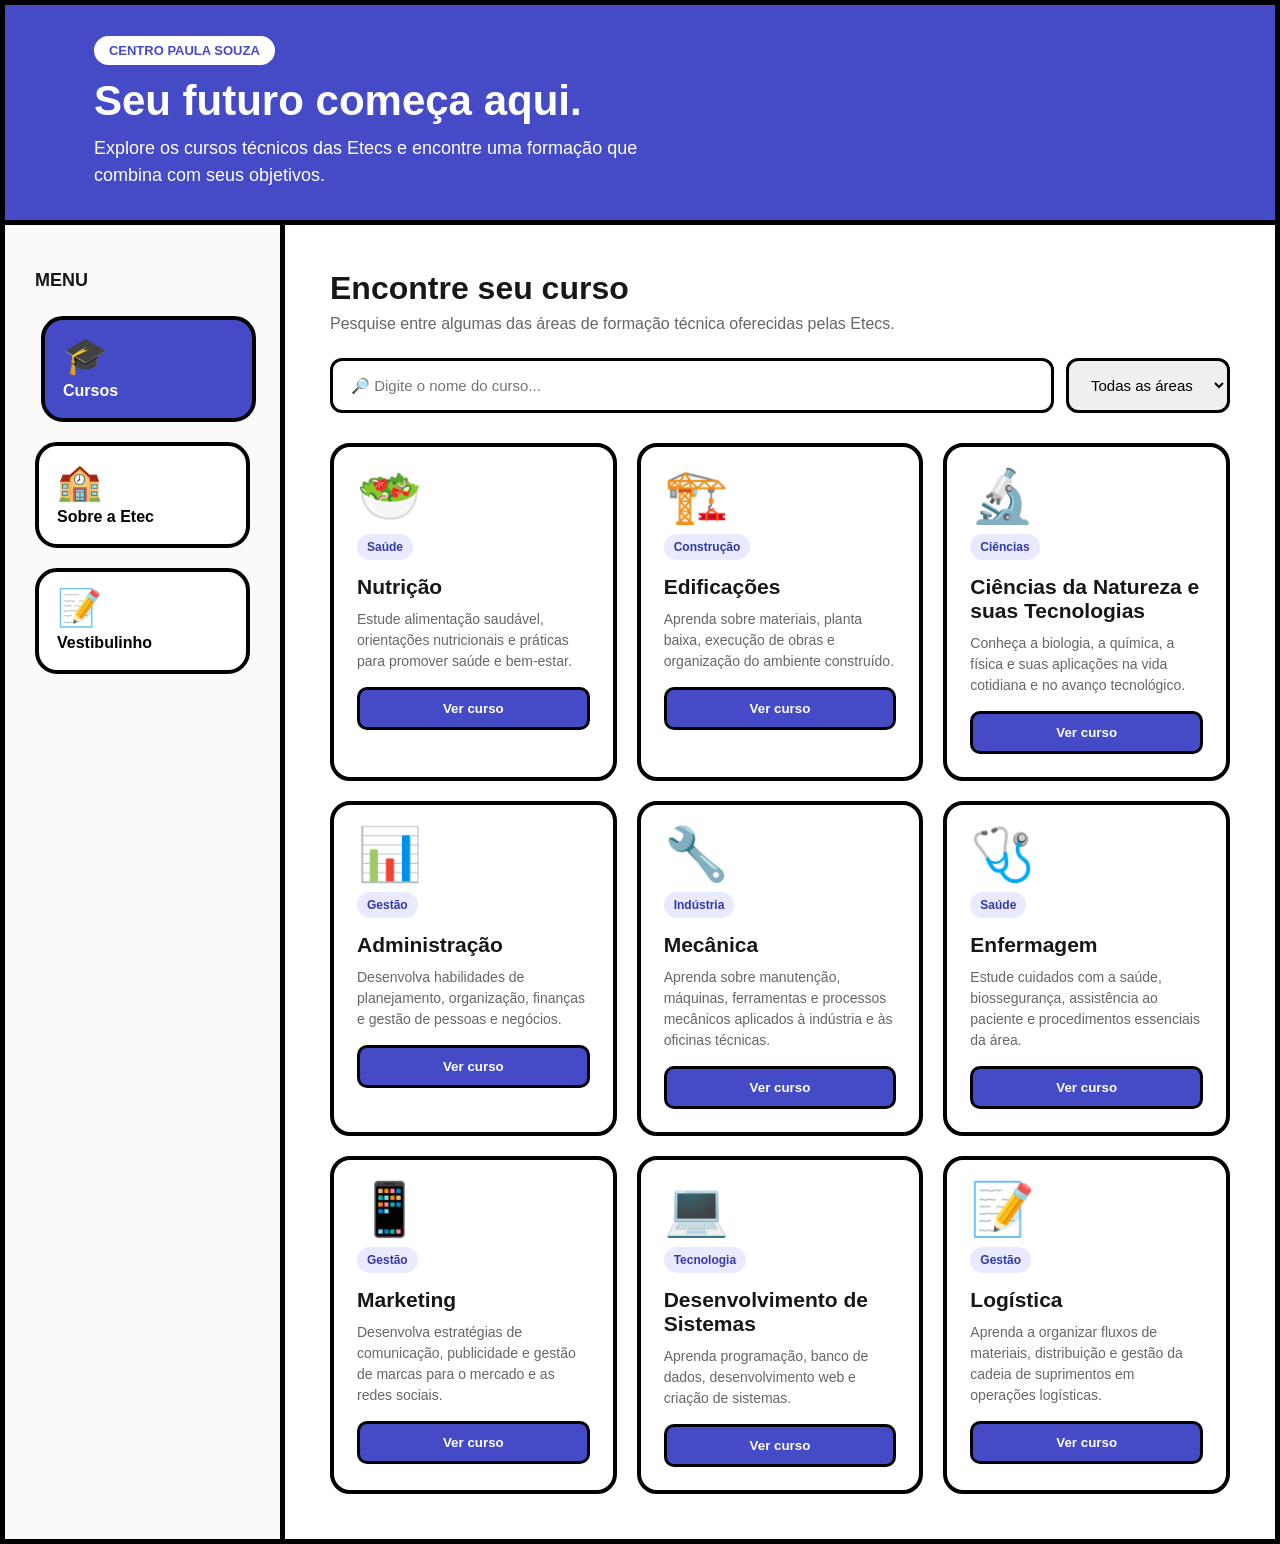
<file: index.html>
<!DOCTYPE html>
<html lang="pt-BR">
<head>
  <meta charset="UTF-8">
  <meta name="viewport" content="width=device-width, initial-scale=1.0">

  <title>ETEC • Cursos Técnicos</title>

  <style>
    * {
      margin: 0;
      padding: 0;
      box-sizing: border-box;
    }

    html {
      scroll-behavior: smooth;
    }

    body {
      font-family: Arial, Helvetica, sans-serif;
      background: #f4f5fb;
      color: #171717;
    }

    /* =========================
       CONTAINER PRINCIPAL
    ========================= */

    .site {
      width: 100%;
      min-height: 100vh;
      border: 5px solid #000;
      background: white;
      overflow: hidden;
    }

    /* =========================
       CABEÇALHO
    ========================= */

    header {
      height: 220px;
      background: #454bc7;
      
      position: relative;
      display: flex;
      align-items: center;
      padding: 30px 7%;
      color: white;
    }

   
    .linha {
      position: absolute;
      top: 115px;
      left: 7%;
      width: 130px;
      height: 5px;
      background: yellow;
      border-radius: 5px;
    }

    .header-content {
      max-width: 700px;
      z-index: 2;
    }

    .tag {
      display: inline-block;
      background: #fff;
      color: #454bc7;
      padding: 7px 15px;
      border-radius: 20px;
      font-size: 13px;
      font-weight: bold;
      margin-bottom: 12px;
    }

    header h1 {
      font-size: 42px;
      margin-bottom: 10px;
    }

    header p {
      font-size: 18px;
      line-height: 1.5;
      max-width: 600px;
    }

    /* =========================
       MENU
    ========================= */

    .layout {
      display: flex;
      min-height: calc(100vh - 225px);
    }

    .menu {
      width: 280px;
      padding: 45px 30px;
      border-right: 5px solid #000;
      background: #fafafa;
    }

    .menu h2 {
      font-size: 18px;
      margin-bottom: 25px;
    }

    .menu-btn {
      width: 100%;
      min-height: 85px;
      margin-bottom: 20px;
      border: 4px solid #000;
      border-radius: 22px;
      background: white;
      cursor: pointer;
      transition: 0.25s;
      font-size: 16px;
      font-weight: bold;
      text-align: left;
      padding: 18px;
    }

    .menu-btn:hover,
    .menu-btn.active {
      background: #454bc7;
      color: white;
      transform: translateX(6px);
    }

    .menu-icon {
      font-size: 36px;
      line-height: 1;
      display: block;
      margin-bottom: 8px;
    }

    /* =========================
       CONTEÚDO
    ========================= */

    main {
      flex: 1;
      padding: 45px;
      background: #fff;
    }

    .section {
      display: none;
      animation: aparecer 0.4s ease;
    }

    .section.active {
      display: block;
    }

    @keyframes aparecer {
      from {
        opacity: 0;
        transform: translateY(10px);
      }

      to {
        opacity: 1;
        transform: translateY(0);
      }
    }

    .section-title {
      margin-bottom: 25px;
    }

    .section-title h2 {
      font-size: 32px;
      margin-bottom: 8px;
    }

    .section-title p {
      color: #666;
    }

    /* =========================
       PESQUISA
    ========================= */

    .search-area {
      display: flex;
      gap: 12px;
      margin-bottom: 30px;
      flex-wrap: wrap;
    }

    .search-area input,
    .search-area select {
      padding: 15px 18px;
      border: 3px solid #000;
      border-radius: 12px;
      font-size: 15px;
      outline: none;
    }

    .search-area input {
      flex: 1;
      min-width: 220px;
    }

    .search-area input:focus,
    .search-area select:focus {
      border-color: #454bc7;
    }

    /* =========================
       CARDS
    ========================= */

    .courses {
      display: grid;
      grid-template-columns: repeat(3, 1fr);
      gap: 20px;
    }

    .course-card {
      border: 4px solid #000;
      border-radius: 20px;
      padding: 23px;
      background: white;
      transition: 0.25s;
      position: relative;
    }

    .course-card:hover {
      transform: translateY(-6px);
      box-shadow: 7px 7px 0 #454bc7;
    }

    .course-card .emoji {
      font-size: 52px;
      line-height: 1;
      margin-bottom: 12px;
      display: block;
    }

    .course-card h3 {
      font-size: 21px;
      margin-bottom: 10px;
    }

    .course-card p {
      color: #666;
      line-height: 1.5;
      font-size: 14px;
      margin-bottom: 15px;
    }

    .area {
      display: inline-block;
      background: #e9eaff;
      color: #3439a6;
      padding: 6px 10px;
      border-radius: 20px;
      font-size: 12px;
      font-weight: bold;
      margin-bottom: 15px;
    }

    .details-btn {
      width: 100%;
      border: 3px solid #000;
      border-radius: 10px;
      background: #454bc7;
      color: white;
      padding: 11px;
      font-weight: bold;
      cursor: pointer;
      transition: 0.2s;
    }

    .details-btn:hover {
      background: #000;
    }

    /* =========================
       SOBRE
    ========================= */

    .about {
      display: grid;
      grid-template-columns: 1fr 1fr;
      gap: 30px;
    }

    .about-box {
      border: 4px solid #000;
      border-radius: 22px;
      padding: 30px;
      background: #fafafa;
    }

    .about-box h3 {
      margin-bottom: 15px;
      font-size: 23px;
    }

    .about-box p {
      color: #555;
      line-height: 1.7;
    }

    .numbers {
      display: grid;
      grid-template-columns: repeat(2, 1fr);
      gap: 15px;
      margin-top: 20px;
    }

    .number {
      background: #454bc7;
      color: white;
      border: 3px solid #000;
      border-radius: 15px;
      padding: 20px;
      text-align: center;
    }

    .number strong {
      display: block;
      font-size: 30px;
    }

    /* =========================
       VESTIBULINHO
    ========================= */

    .vestibulinho {
      background: #454bc7;
      color: white;
      border: 4px solid #000;
      border-radius: 25px;
      padding: 40px;
      max-width: 800px;
    }

    .vestibulinho h2 {
      font-size: 34px;
      margin-bottom: 15px;
    }

    .vestibulinho p {
      line-height: 1.6;
      margin-bottom: 25px;
    }

    .cta {
      display: inline-block;
      padding: 15px 25px;
      border: 3px solid #000;
      border-radius: 12px;
      background: white;
      color: #000;
      text-decoration: none;
      font-weight: bold;
      transition: 0.2s;
    }

    .cta:hover {
      background: #000;
      color: white;
    }

    /* =========================
       MODAL
    ========================= */

    .modal {
      display: none;
      position: fixed;
      inset: 0;
      background: rgba(0, 0, 0, 0.65);
      align-items: center;
      justify-content: center;
      padding: 20px;
      z-index: 100;
    }

    .modal.show {
      display: flex;
    }

    .modal-content {
      width: min(600px, 100%);
      background: white;
      border: 5px solid #000;
      border-radius: 25px;
      padding: 35px;
      position: relative;
      animation: aparecer 0.3s ease;
    }

    .close {
      position: absolute;
      right: 18px;
      top: 15px;
      width: 40px;
      height: 40px;
      border: 3px solid #000;
      border-radius: 50%;
      background: white;
      font-size: 20px;
      cursor: pointer;
    }

    .modal-content h2 {
      margin-bottom: 15px;
      font-size: 30px;
      color: #454bc7;
    }

    .modal-content p {
      color: #555;
      line-height: 1.7;
      margin-bottom: 20px;
    }

    /* =========================
       RESPONSIVO
    ========================= */

    @media (max-width: 1000px) {
      .courses {
        grid-template-columns: repeat(2, 1fr);
      }

      .menu {
        width: 230px;
      }
    }

    @media (max-width: 750px) {
      header {
        height: 250px;
      }

      header h1 {
        font-size: 32px;
      }

      header::after {
        display: none;
      }

      .layout {
        flex-direction: column;
      }

      .menu {
        width: 100%;
        border-right: none;
        border-bottom: 5px solid #000;
        display: flex;
        gap: 10px;
        overflow-x: auto;
        padding: 20px;
      }

      .menu h2 {
        display: none;
      }

      .menu-btn {
        min-width: 180px;
        margin: 0;
      }

      main {
        padding: 25px 18px;
      }

      .courses {
        grid-template-columns: 1fr;
      }

      .about {
        grid-template-columns: 1fr;
      }
    }

    :where(a, button, input, select, summary):focus-visible {
      outline: 3px solid #ffbf47;
      outline-offset: 3px;
    }

    @media (prefers-reduced-motion: reduce) {
      *, *::before, *::after {
        scroll-behavior: auto !important;
        animation-duration: 0.01ms !important;
        transition-duration: 0.01ms !important;
      }
    }
  </style>
</head>

<body>

<div class="site">

  <!-- CABEÇALHO -->
  <header style="border-bottom: 5px solid black;">

    <div class="header-content">

      <span class="tag">CENTRO PAULA SOUZA</span>

      <h1>Seu futuro começa aqui.</h1>

      <p>
        Explore os cursos técnicos das Etecs e encontre
        uma formação que combina com seus objetivos.
      </p>

    </div>

  </header>


  <div class="layout">

    <!-- MENU LATERAL -->
    <nav class="menu">

      <h2>MENU</h2>

      <button class="menu-btn active" onclick="mostrarSecao('cursos', this)">
        <span class="menu-icon">🎓</span>
        Cursos
      </button>

      <button class="menu-btn" onclick="mostrarSecao('sobre', this)">
        <span class="menu-icon">🏫</span>
        Sobre a Etec
      </button>

      <button class="menu-btn" onclick="mostrarSecao('vestibulinho', this)">
        <span class="menu-icon">📝</span>
        Vestibulinho
      </button>

    </nav>


    <!-- CONTEÚDO -->
    <main>

      <!-- ================= CURSOS ================= -->

      <section id="cursos" class="section active">

        <div class="section-title">

          <h2>Encontre seu curso</h2>

          <p>
            Pesquise entre algumas das áreas de formação técnica oferecidas pelas Etecs.
          </p>

        </div>


        <div class="search-area">

          <input
            type="text"
            id="pesquisa"
            aria-label="Pesquisar cursos pelo nome"
            placeholder="🔎 Digite o nome do curso..."
            oninput="filtrarCursos()"
          >

          <select id="filtro" aria-label="Filtrar cursos por área" onchange="filtrarCursos()">

            <option value="todos">Todas as áreas</option>
            <option value="Tecnologia">Tecnologia</option>
            <option value="Gestão">Gestão</option>
            <option value="Indústria">Indústria</option>
            <option value="Saúde">Saúde</option>
            <option value="Ciências">Ciências</option>
            <option value="Construção">Construção</option>

          </select>

        </div>


        <div class="courses" id="listaCursos">

          <article
            class="course-card"
            data-nome="Nutrição"
            data-area="Saúde"
          >
            <div class="emoji">🥗</div>
            <span class="area">Saúde</span>
            <h3>Nutrição</h3>
            <p>
              Estude alimentação saudável, orientações nutricionais e práticas
              para promover saúde e bem-estar.
            </p>
            <button type="button" class="details-btn" onclick="window.location.href='NUT.html'">
              Ver curso
            </button>
          </article>

          <article
            class="course-card"
            data-nome="Edificações"
            data-area="Construção"
          >
            <div class="emoji">🏗️</div>
            <span class="area">Construção</span>
            <h3>Edificações</h3>
            <p>
              Aprenda sobre materiais, planta baixa, execução de obras e organização
              do ambiente construído.
            </p>
            <button type="button" class="details-btn" onclick="window.location.href='EDIF.html'">
              Ver curso
            </button>
          </article>

          <article
            class="course-card"
            data-nome="Ciências da Natureza e suas Tecnologias"
            data-area="Ciências"
          >
            <div class="emoji">🔬</div>
            <span class="area">Ciências</span>
            <h3>Ciências da Natureza e suas Tecnologias</h3>
            <p>
              Conheça a biologia, a química, a física e suas aplicações na vida
              cotidiana e no avanço tecnológico.
            </p>
            <button type="button" class="details-btn" onclick="window.location.href='CNT.html'">
              Ver curso
            </button>
          </article>

          <article
            class="course-card"
            data-nome="Administração"
            data-area="Gestão"
          >
            <div class="emoji">📊</div>
            <span class="area">Gestão</span>
            <h3>Administração</h3>
            <p>
              Desenvolva habilidades de planejamento, organização, finanças e gestão
              de pessoas e negócios.
            </p>
            <button type="button" class="details-btn" onclick="window.location.href='ADM.html'">
              Ver curso
            </button>
          </article>

          <article
            class="course-card"
            data-nome="Mecânica"
            data-area="Indústria"
          >
            <div class="emoji">🔧</div>
            <span class="area">Indústria</span>
            <h3>Mecânica</h3>
            <p>
              Aprenda sobre manutenção, máquinas, ferramentas e processos mecânicos
              aplicados à indústria e às oficinas técnicas.
            </p>
            <button type="button" class="details-btn" onclick="window.location.href='MEC.html'">
              Ver curso
            </button>
          </article>

          <article
            class="course-card"
            data-nome="Enfermagem"
            data-area="Saúde"
          >
            <div class="emoji">🩺</div>
            <span class="area">Saúde</span>
            <h3>Enfermagem</h3>
            <p>
              Estude cuidados com a saúde, biossegurança, assistência ao paciente e
              procedimentos essenciais da área.
            </p>
            <button type="button" class="details-btn" onclick="window.location.href='ENF.html'">
              Ver curso
            </button>
          </article>

          <article
            class="course-card"
            data-nome="Marketing"
            data-area="Gestão"
          >
            <div class="emoji">📱</div>
            <span class="area">Gestão</span>
            <h3>Marketing</h3>
            <p>
              Desenvolva estratégias de comunicação, publicidade e gestão de marcas
              para o mercado e as redes sociais.
            </p>
            <button type="button" class="details-btn" onclick="window.location.href='MKT.html'">
              Ver curso
            </button>
          </article>

          <article
            class="course-card"
            data-nome="Desenvolvimento de Sistemas"
            data-area="Tecnologia"
          >
            <div class="emoji">💻</div>
            <span class="area">Tecnologia</span>
            <h3>Desenvolvimento de Sistemas</h3>
            <p>
              Aprenda programação, banco de dados, desenvolvimento web e criação de sistemas.
            </p>
            <button type="button" class="details-btn" onclick="window.location.href='AMS.html'">
              Ver curso
            </button>
          </article>

          <article
            class="course-card"
            data-nome="Logística"
            data-area="Gestão"
          >
            <div class="emoji">📝</div>
            <span class="area">Gestão</span>
            <h3>Logística</h3>
            <p>
              Aprenda a organizar fluxos de materiais, distribuição e gestão da
              cadeia de suprimentos em operações logísticas.
            </p>
            <button type="button" class="details-btn" onclick="window.location.href='LOG.html'">
              Ver curso
            </button>
          </article>

        </div>

      </section>


      <!-- ================= SOBRE ================= -->

      <section id="sobre" class="section">

        <div class="section-title">

          <h2>Sobre as Etecs</h2>

          <p>
            Educação profissional pública e gratuita no Estado de São Paulo.
          </p>

        </div>


        <div class="about">

          <div class="about-box">

            <h3>🎓 Formação profissional</h3>

            <p>
              As Escolas Técnicas Estaduais (Etecs) são administradas
              pelo Centro Paula Souza e oferecem formação técnica em
              diferentes áreas do conhecimento e do mercado de trabalho.
            </p>

          </div>


          <div class="about-box">

            <h3>🚀 Prepare-se para o futuro</h3>

            <p>
              Os cursos combinam conhecimentos teóricos e práticos
              para desenvolver competências profissionais e ampliar
              as possibilidades de inserção no mercado de trabalho.
            </p>

          </div>

        </div>


        <div class="numbers">

          <div class="number">
            <strong>229+</strong>
            Etecs
          </div>

          <div class="number">
            <strong>260+</strong>
            Cursos
          </div>

          <div class="number">
            <strong>SP</strong>
            Estado de São Paulo
          </div>

          <div class="number">
            <strong>100%</strong>
            Ensino público
          </div>

        </div>

      </section>


      <!-- ================= VESTIBULINHO ================= -->

      <section id="vestibulinho" class="section">

        <div class="vestibulinho">

          <h2>Pronto para começar?</h2>

          <p>
            O ingresso nos cursos técnicos é realizado por meio
            do Vestibulinho Etec. Consulte os cursos disponíveis,
            requisitos, calendário e informações do processo seletivo
            diretamente nos canais oficiais.
          </p>

          <a
            class="cta"
            href="https://vestibulinho.etec.sp.gov.br/"
            target="_blank"
            rel="noopener noreferrer"
          >
            Acessar Vestibulinho Etec →
          </a>
          <a class="cta" href="https://www.cps.sp.gov.br/etec/" target="_blank" rel="noopener noreferrer">Conheça as Etecs</a>
          <a class="cta" href="https://www.cps.sp.gov.br/institucional/fale-conosco/" target="_blank" rel="noopener noreferrer">Fale com o CPS</a>

        </div>

      </section>

    </main>

  </div>

</div>


<!-- ================= MODAL ================= -->

<div class="modal" id="modal" role="dialog" aria-modal="true" aria-labelledby="modalTitulo" aria-describedby="modalTexto" tabindex="-1">

  <div class="modal-content">

    <button class="close" type="button" aria-label="Fechar detalhes do curso" onclick="fecharModal()">×</button>

    <h2 id="modalTitulo"></h2>

    <p id="modalTexto"></p>

    <button
      class="details-btn"
      onclick="fecharModal()"
    >
      Fechar
    </button>

  </div>

</div>


<script>

  /* =========================
     TROCAR SEÇÕES
  ========================= */

  function mostrarSecao(id, botao) {

    document.querySelectorAll(".section").forEach(section => {
      section.classList.remove("active");
    });

    document.getElementById(id).classList.add("active");

    document.querySelectorAll(".menu-btn").forEach(btn => {
      btn.classList.remove("active");
    });

    botao.classList.add("active");
  }


  /* =========================
     FILTRAR CURSOS
  ========================= */

  function filtrarCursos() {

    const pesquisa =
      document.getElementById("pesquisa")
      .value
      .toLowerCase();

    const area =
      document.getElementById("filtro")
      .value;

    const cursos =
      document.querySelectorAll(".course-card");

    cursos.forEach(curso => {

      const nome =
        curso.dataset.nome.toLowerCase();

      const areaCurso =
        curso.dataset.area;

      const encontrouNome =
        nome.includes(pesquisa);

      const encontrouArea =
        area === "todos" ||
        areaCurso === area;

      if (encontrouNome && encontrouArea) {

        curso.style.display = "block";

      } else {

        curso.style.display = "none";

      }

    });

  }


  /* =========================
     MODAL
  ========================= */

  let elementoAnteriorAoModal = null;

  function abrirModal(titulo, texto) {

    elementoAnteriorAoModal = document.activeElement;

    document.getElementById("modalTitulo").textContent = titulo;

    document.getElementById("modalTexto").textContent = texto;

    document.getElementById("modal").classList.add("show");
    document.getElementById("modal").focus();

  }


  function fecharModal() {

    document.getElementById("modal").classList.remove("show");
    if (elementoAnteriorAoModal && typeof elementoAnteriorAoModal.focus === "function") {
      elementoAnteriorAoModal.focus();
    }

  }


  /* Fecha clicando fora do modal */

  document.getElementById("modal").addEventListener(
    "click",
    function(event) {

      if (event.target === this) {
        fecharModal();
      }

    }
  );


  /* Fecha usando ESC */

  document.addEventListener(
    "keydown",
    function(event) {

      if (event.key === "Escape") {
        fecharModal();
      } else if (event.key === "Tab" && document.getElementById("modal").classList.contains("show")) {
        const modal = document.getElementById("modal");
        const controls = modal.querySelectorAll("button:not([disabled]), a[href], input:not([disabled]), select:not([disabled]), [tabindex]:not([tabindex='-1'])");
        const first = controls[0];
        const last = controls[controls.length - 1];
        if (event.shiftKey && document.activeElement === first) {
          event.preventDefault();
          last.focus();
        } else if (!event.shiftKey && document.activeElement === last) {
          event.preventDefault();
          first.focus();
        }
      }

    }
  );

</script>

</body>
</html>
</file>
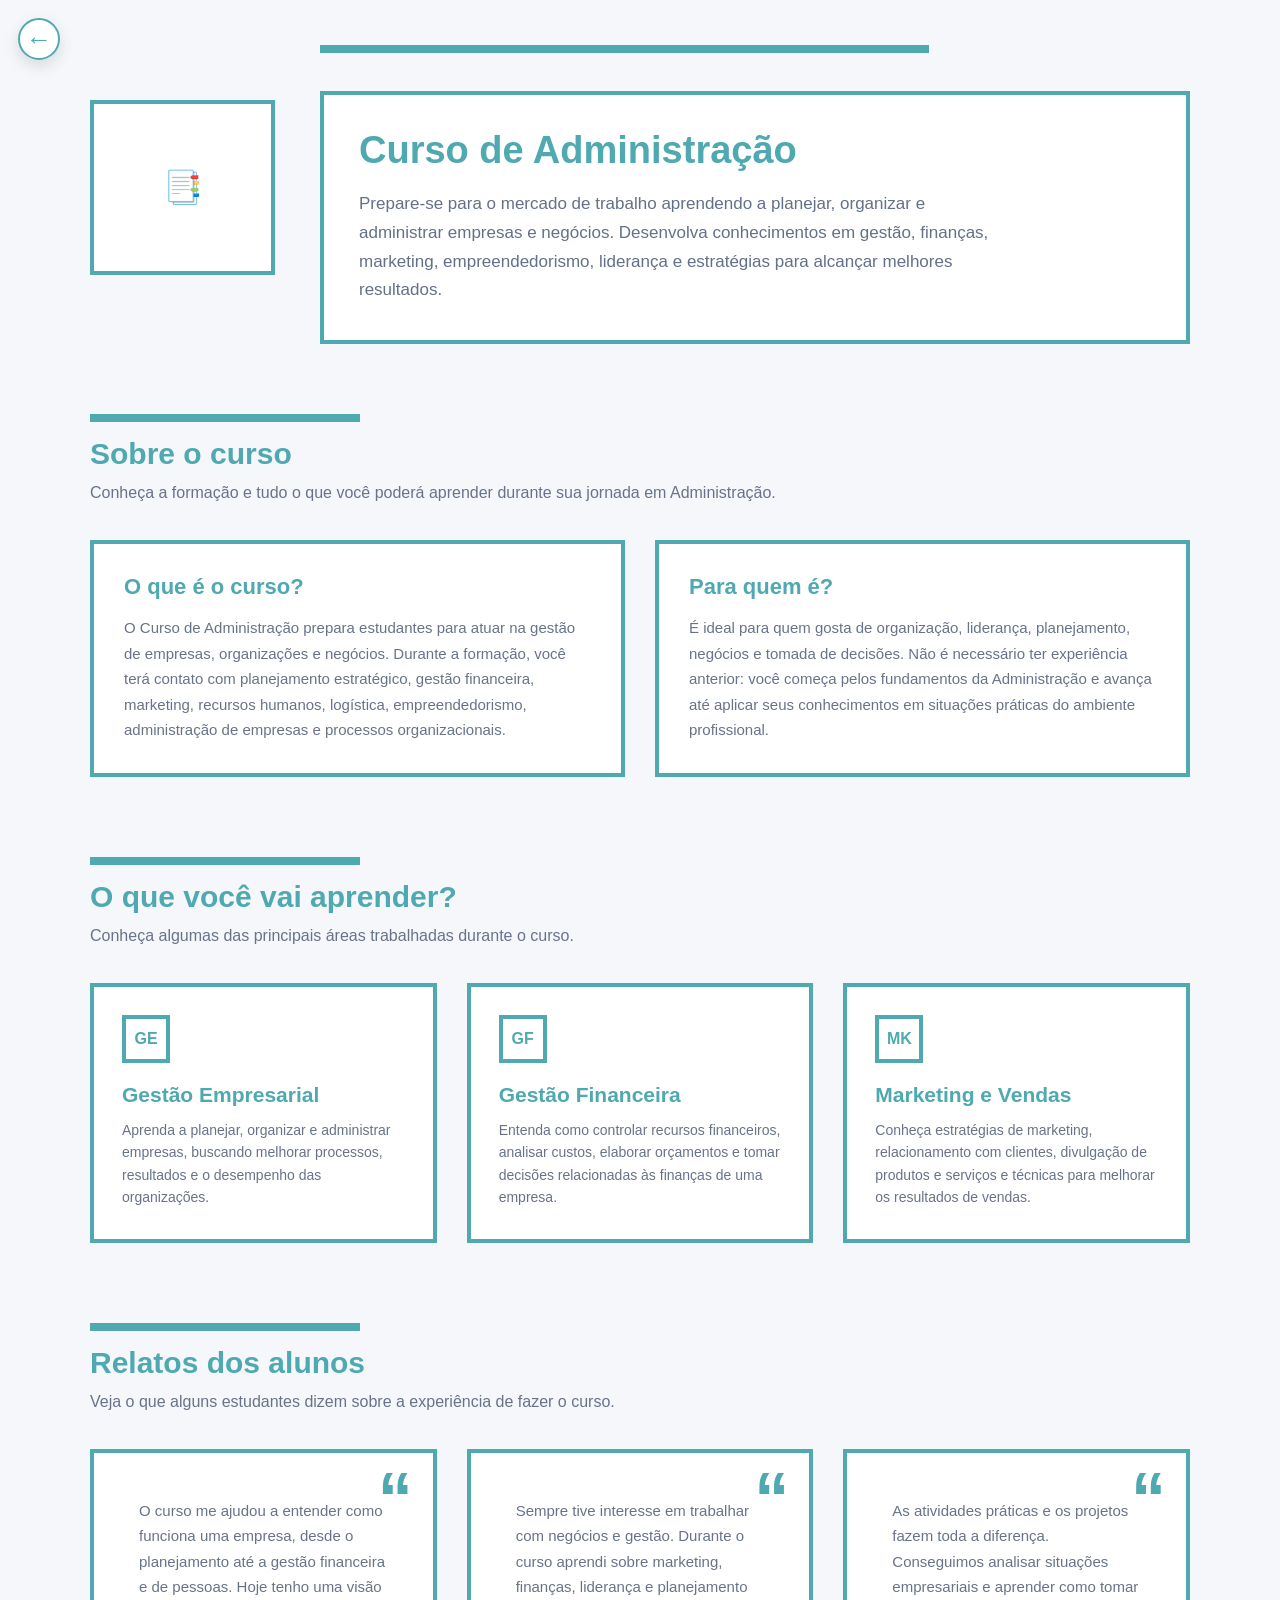
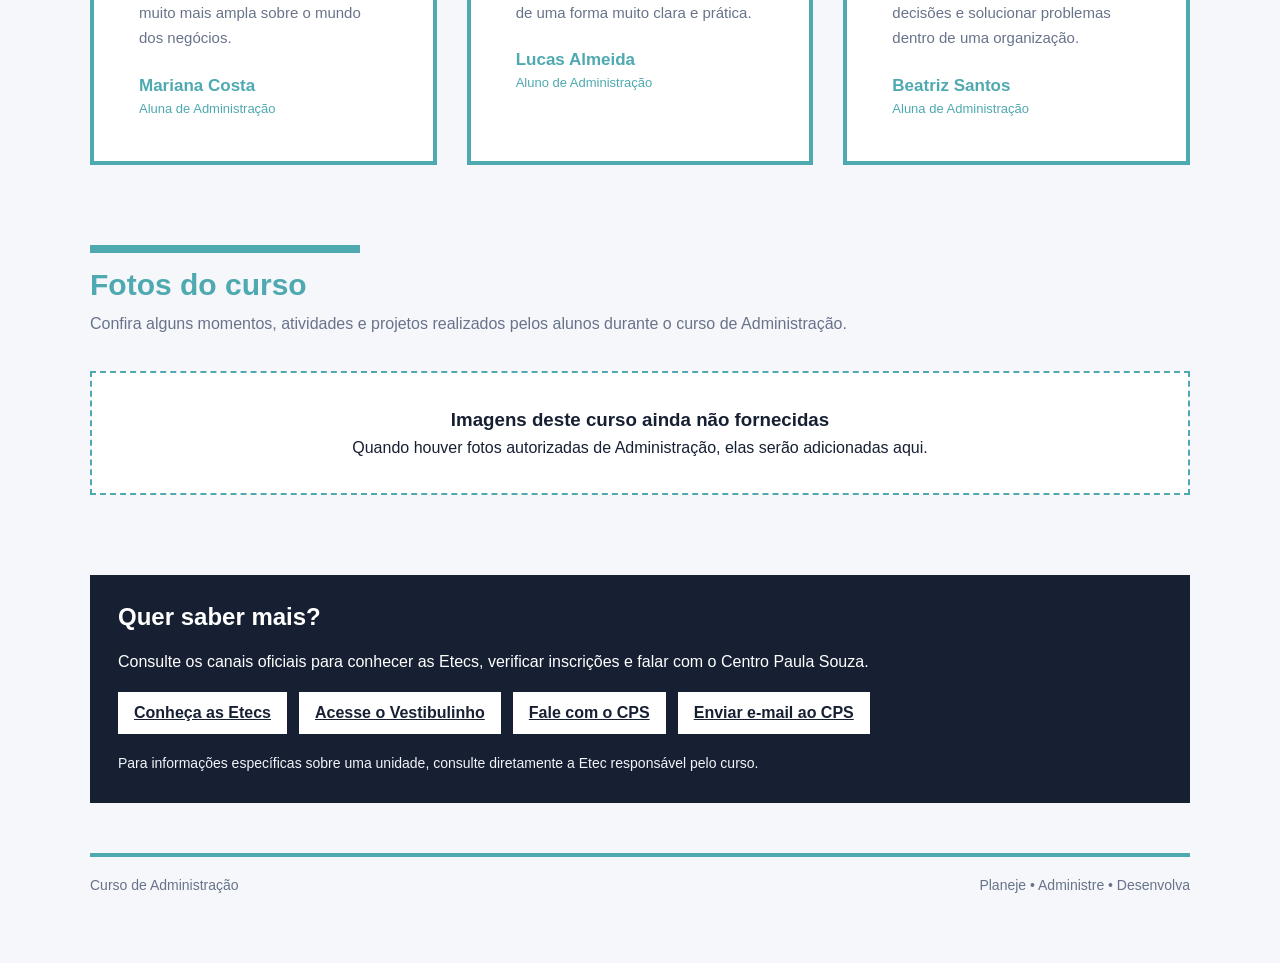
<file: ADM.html>
<!DOCTYPE html>
<html lang="pt-BR">
<head>
  <meta charset="UTF-8">
  <meta name="viewport" content="width=device-width, initial-scale=1.0">
  <title>Curso de Administração</title>
  <link rel="stylesheet" href="adm.css">
  <link rel="stylesheet" href="course-extras.css">
</head>

<body>
  <a href="index.html" aria-label="Voltar para a página principal" title="Voltar para a página principal" style="position: fixed; top: 18px; left: 18px; z-index: 9999; display: inline-flex; align-items: center; justify-content: center; width: 42px; height: 42px; border-radius: 50%; background: rgba(255,255,255,0.92); border: 2px solid var(--cor-principal); color: var(--cor-principal); font-size: 26px; text-decoration: none; box-shadow: 0 6px 16px rgba(0,0,0,.12); transition: transform .2s ease, box-shadow .2s ease;">←</a>

  <main class="container">

    <!-- =========================
         CABEÇALHO
    ========================== -->
    <header>

      <div class="logo">
        📑
      </div>

      <div class="top-content">

        <div class="top-line"></div>

        <section class="hero">

          <h1>
            Curso de <span>Administração</span>
          </h1>

          <p>
            Prepare-se para o mercado de trabalho aprendendo a planejar,
            organizar e administrar empresas e negócios. Desenvolva
            conhecimentos em gestão, finanças, marketing, empreendedorismo,
            liderança e estratégias para alcançar melhores resultados.
          </p>


        </section>

      </div>

    </header>


    <!-- =========================
         SOBRE O CURSO
    ========================== -->
    <section class="course-section" id="curso">

      <div class="section-title">

        <div class="line"></div>

        <h2>Sobre o curso</h2>

        <p>
          Conheça a formação e tudo o que você poderá aprender durante
          sua jornada em Administração.
        </p>

      </div>


      <div class="about">

        <div class="about-box">

          <h3>O que é o curso?</h3>

          <p>
            O Curso de Administração prepara estudantes para atuar na gestão
            de empresas, organizações e negócios. Durante a formação, você
            terá contato com planejamento estratégico, gestão financeira,
            marketing, recursos humanos, logística, empreendedorismo,
            administração de empresas e processos organizacionais.
          </p>

        </div>


        <div class="about-box">

          <h3>Para quem é?</h3>

          <p>
            É ideal para quem gosta de organização, liderança, planejamento,
            negócios e tomada de decisões. Não é necessário ter experiência
            anterior: você começa pelos fundamentos da Administração e
            avança até aplicar seus conhecimentos em situações práticas
            do ambiente profissional.
          </p>

        </div>

      </div>

    </section>


    <!-- =========================
         O QUE VOCÊ VAI APRENDER
    ========================== -->
    <section class="course-section">

      <div class="section-title">

        <div class="line"></div>

        <h2>O que você vai aprender?</h2>

        <p>
          Conheça algumas das principais áreas trabalhadas durante o curso.
        </p>

      </div>


      <div class="cards">

        <article class="card">

          <div class="card-icon">
            GE
          </div>

          <h3>Gestão Empresarial</h3>

          <p>
            Aprenda a planejar, organizar e administrar empresas,
            buscando melhorar processos, resultados e o desempenho
            das organizações.
          </p>

        </article>


        <article class="card">

          <div class="card-icon">
            GF
          </div>

          <h3>Gestão Financeira</h3>

          <p>
            Entenda como controlar recursos financeiros, analisar custos,
            elaborar orçamentos e tomar decisões relacionadas às finanças
            de uma empresa.
          </p>

        </article>


        <article class="card">

          <div class="card-icon">
            MK
          </div>

          <h3>Marketing e Vendas</h3>

          <p>
            Conheça estratégias de marketing, relacionamento com clientes,
            divulgação de produtos e serviços e técnicas para melhorar
            os resultados de vendas.
          </p>

        </article>

      </div>

    </section>


    <!-- =========================
         RELATOS DOS ALUNOS
    ========================== -->
    <section class="testimonials">

      <div class="section-title">

        <div class="line"></div>

        <h2>Relatos dos alunos</h2>

        <p>
          Veja o que alguns estudantes dizem sobre a experiência
          de fazer o curso.
        </p>

      </div>


      <div class="student-comments">

        <article class="student">

          <p>
            O curso me ajudou a entender como funciona uma empresa,
            desde o planejamento até a gestão financeira e de pessoas.
            Hoje tenho uma visão muito mais ampla sobre o mundo dos negócios.
          </p>

          <div class="student-name">
            Mariana Costa
          </div>

          <div class="student-course">
            Aluna de Administração
          </div>

        </article>


        <article class="student">

          <p>
            Sempre tive interesse em trabalhar com negócios e gestão.
            Durante o curso aprendi sobre marketing, finanças, liderança
            e planejamento de uma forma muito clara e prática.
          </p>

          <div class="student-name">
            Lucas Almeida
          </div>

          <div class="student-course">
            Aluno de Administração
          </div>

        </article>


        <article class="student">

          <p>
            As atividades práticas e os projetos fazem toda a diferença.
            Conseguimos analisar situações empresariais e aprender como
            tomar decisões e solucionar problemas dentro de uma organização.
          </p>

          <div class="student-name">
            Beatriz Santos
          </div>

          <div class="student-course">
            Aluna de Administração
          </div>

        </article>

      </div>

    </section>


    <!-- =========================
         GALERIA
    ========================== -->
    <section class="gallery-section">

      <div class="section-title">

        <div class="line"></div>

        <h2>Fotos do curso</h2>

        <p>
          Confira alguns momentos, atividades e projetos realizados
          pelos alunos durante o curso de Administração.
        </p>

      </div>


      <div class="gallery-unavailable" role="status">
        <h3>Imagens deste curso ainda não fornecidas</h3>
        <p>Quando houver fotos autorizadas de Administração, elas serão adicionadas aqui.</p>
      </div>

    </section>


    <!-- =========================
         RODAPÉ
    ========================== -->
    <section class="course-cta" aria-labelledby="cta-title">
      <h2 id="cta-title">Quer saber mais?</h2>
      <p>Consulte os canais oficiais para conhecer as Etecs, verificar inscrições e falar com o Centro Paula Souza.</p>
      <div class="course-cta-links">
        <a href="https://www.cps.sp.gov.br/etec/" target="_blank" rel="noopener noreferrer">Conheça as Etecs</a>
        <a href="https://vestibulinho.etec.sp.gov.br/" target="_blank" rel="noopener noreferrer">Acesse o Vestibulinho</a>
        <a href="https://www.cps.sp.gov.br/institucional/fale-conosco/" target="_blank" rel="noopener noreferrer">Fale com o CPS</a>
        <a href="mailto:faleconosco@cps.sp.gov.br">Enviar e-mail ao CPS</a>
      </div>
      <p class="course-cta-note">Para informações específicas sobre uma unidade, consulte diretamente a Etec responsável pelo curso.</p>
    </section>

    <footer>

      <span>
        Curso de Administração
      </span>

      <span>
        Planeje • Administre • Desenvolva
      </span>

    </footer>

  </main>

</body>
</html>
</file>
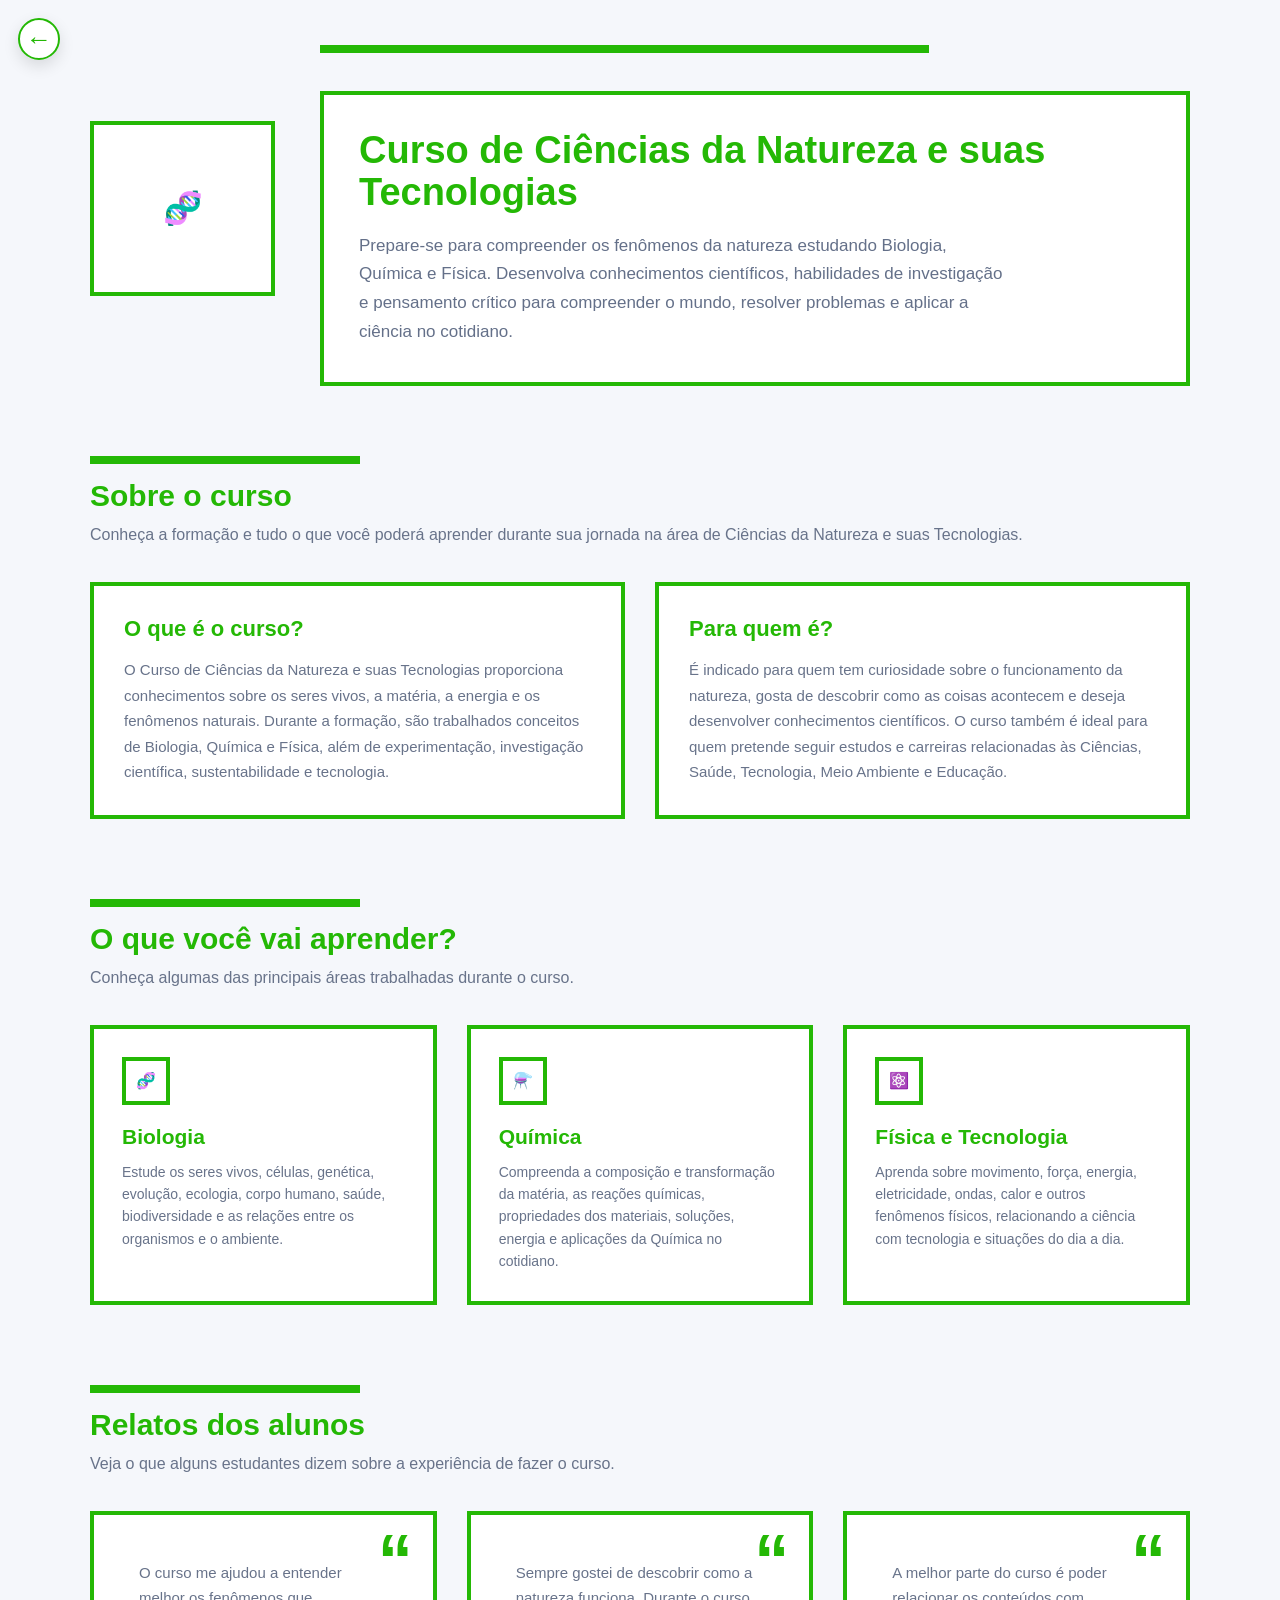
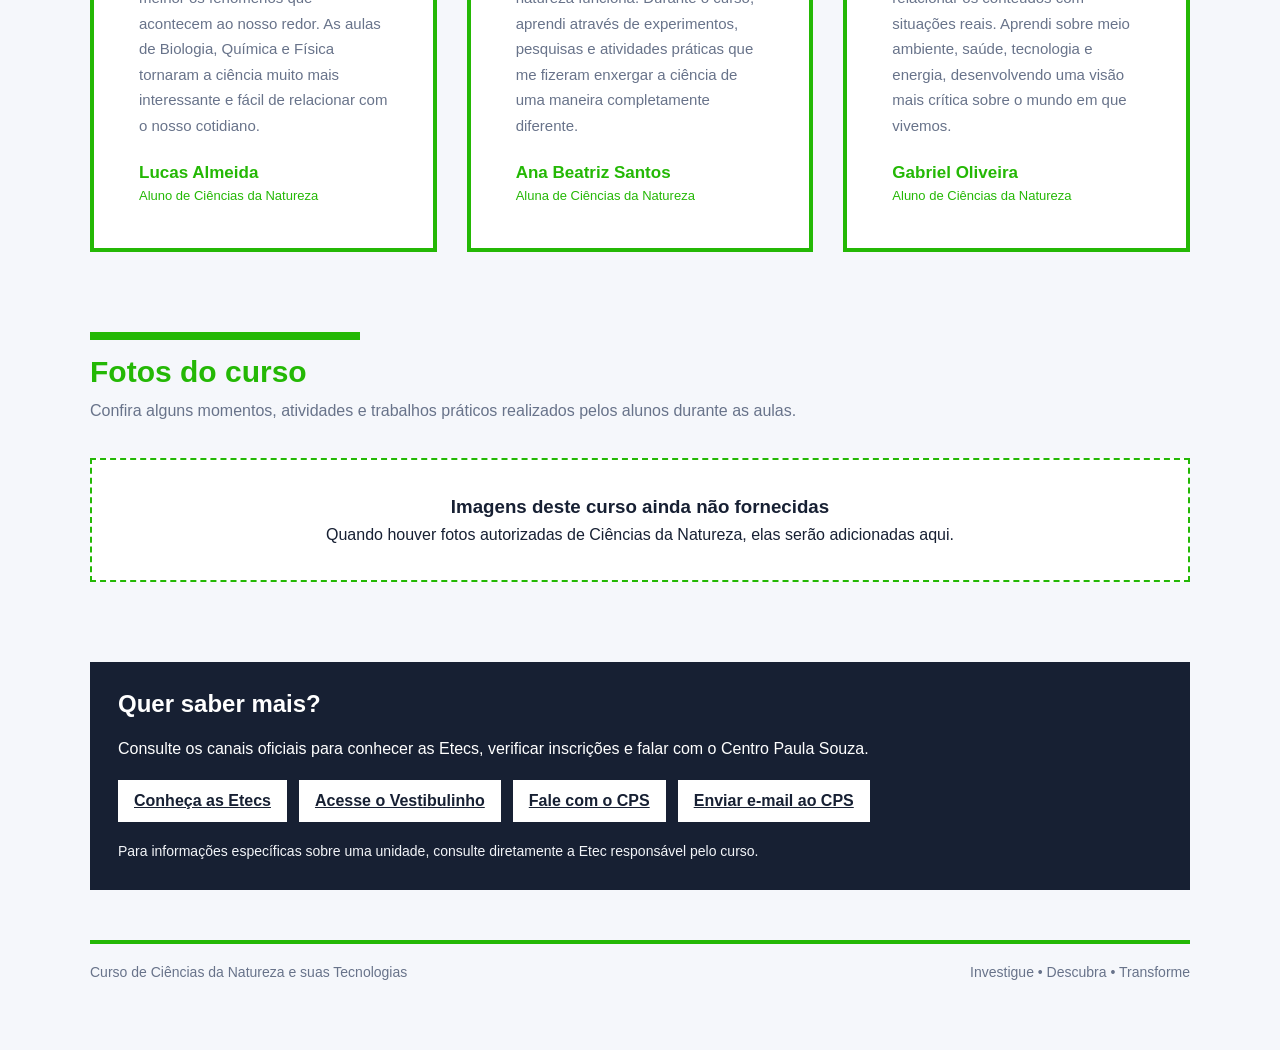
<file: CNT.html>
<!DOCTYPE html> <html lang="pt-BR"> <head> <meta charset="UTF-8"> <meta name="viewport" content="width=device-width, initial-scale=1.0"> <title>Curso de Ciências da Natureza e suas Tecnologias</title> <link rel="stylesheet" href="cnt.css"> <link rel="stylesheet" href="course-extras.css"> </head> <body> <a href="index.html" aria-label="Voltar para a página principal" title="Voltar para a página principal" style="position: fixed; top: 18px; left: 18px; z-index: 9999; display: inline-flex; align-items: center; justify-content: center; width: 42px; height: 42px; border-radius: 50%; background: rgba(255,255,255,0.92); border: 2px solid var(--cor-principal); color: var(--cor-principal); font-size: 26px; text-decoration: none; box-shadow: 0 6px 16px rgba(0,0,0,.12); transition: transform .2s ease, box-shadow .2s ease;">←</a> <main class="container">
<!-- =========================
     CABEÇALHO
========================== -->

<header>

  <div class="logo" aria-label="Curso de Ciências da Natureza e suas Tecnologias" title="Curso de Ciências da Natureza e suas Tecnologias">🧬</div>

  <div class="top-content">

    <div class="top-line"></div>

    <section class="hero">

      <h1>
        Curso de <span>Ciências da Natureza e suas Tecnologias</span>
      </h1>

      <p>
        Prepare-se para compreender os fenômenos da natureza estudando
        Biologia, Química e Física. Desenvolva conhecimentos científicos,
        habilidades de investigação e pensamento crítico para compreender
        o mundo, resolver problemas e aplicar a ciência no cotidiano.
      </p>


    </section>

  </div>

</header>


<!-- =========================
     SOBRE O CURSO
========================== -->

<section class="course-section" id="curso">

  <div class="section-title">

    <div class="line"></div>

    <h2>
      Sobre o curso
    </h2>

    <p>
      Conheça a formação e tudo o que você poderá aprender durante
      sua jornada na área de Ciências da Natureza e suas Tecnologias.
    </p>

  </div>


  <div class="about">

    <div class="about-box">

      <h3>
        O que é o curso?
      </h3>

      <p>
        O Curso de Ciências da Natureza e suas Tecnologias proporciona
        conhecimentos sobre os seres vivos, a matéria, a energia e os
        fenômenos naturais. Durante a formação, são trabalhados conceitos
        de Biologia, Química e Física, além de experimentação, investigação
        científica, sustentabilidade e tecnologia.
      </p>

    </div>


    <div class="about-box">

      <h3>
        Para quem é?
      </h3>

      <p>
        É indicado para quem tem curiosidade sobre o funcionamento da
        natureza, gosta de descobrir como as coisas acontecem e deseja
        desenvolver conhecimentos científicos. O curso também é ideal
        para quem pretende seguir estudos e carreiras relacionadas
        às Ciências, Saúde, Tecnologia, Meio Ambiente e Educação.
      </p>

    </div>

  </div>

</section>


<!-- =========================
     O QUE VOCÊ VAI APRENDER
========================== -->

<section class="course-section">

  <div class="section-title">

    <div class="line"></div>

    <h2>
      O que você vai aprender?
    </h2>

    <p>
      Conheça algumas das principais áreas trabalhadas durante o curso.
    </p>

  </div>


  <div class="cards">

    <article class="card">

      <div class="card-icon">
        🧬
      </div>

      <h3>
        Biologia
      </h3>

      <p>
        Estude os seres vivos, células, genética, evolução, ecologia,
        corpo humano, saúde, biodiversidade e as relações entre os
        organismos e o ambiente.
      </p>

    </article>


    <article class="card">

      <div class="card-icon">
        ⚗️
      </div>

      <h3>
        Química
      </h3>

      <p>
        Compreenda a composição e transformação da matéria, as reações
        químicas, propriedades dos materiais, soluções, energia e
        aplicações da Química no cotidiano.
      </p>

    </article>


    <article class="card">

      <div class="card-icon">
        ⚛️
      </div>

      <h3>
        Física e Tecnologia
      </h3>

      <p>
        Aprenda sobre movimento, força, energia, eletricidade, ondas,
        calor e outros fenômenos físicos, relacionando a ciência com
        tecnologia e situações do dia a dia.
      </p>

    </article>

  </div>

</section>


<!-- =========================
     RELATOS DOS ALUNOS
========================== -->

<section class="testimonials">

  <div class="section-title">

    <div class="line"></div>

    <h2>
      Relatos dos alunos
    </h2>

    <p>
      Veja o que alguns estudantes dizem sobre a experiência
      de fazer o curso.
    </p>

  </div>


  <div class="student-comments">

    <article class="student">

      <p>
        O curso me ajudou a entender melhor os fenômenos que acontecem
        ao nosso redor. As aulas de Biologia, Química e Física tornaram
        a ciência muito mais interessante e fácil de relacionar com
        o nosso cotidiano.
      </p>

      <div class="student-name">
        Lucas Almeida
      </div>

      <div class="student-course">
        Aluno de Ciências da Natureza
      </div>

    </article>


    <article class="student">

      <p>
        Sempre gostei de descobrir como a natureza funciona. Durante
        o curso, aprendi através de experimentos, pesquisas e atividades
        práticas que me fizeram enxergar a ciência de uma maneira
        completamente diferente.
      </p>

      <div class="student-name">
        Ana Beatriz Santos
      </div>

      <div class="student-course">
        Aluna de Ciências da Natureza
      </div>

    </article>


    <article class="student">

      <p>
        A melhor parte do curso é poder relacionar os conteúdos com
        situações reais. Aprendi sobre meio ambiente, saúde, tecnologia
        e energia, desenvolvendo uma visão mais crítica sobre o mundo
        em que vivemos.
      </p>

      <div class="student-name">
        Gabriel Oliveira
      </div>

      <div class="student-course">
        Aluno de Ciências da Natureza
      </div>

    </article>

  </div>

</section>


<!-- =========================
     GALERIA
========================== -->

<section class="gallery-section">

  <div class="section-title">

    <div class="line"></div>

    <h2>
      Fotos do curso
    </h2>

    <p>
      Confira alguns momentos, atividades e trabalhos práticos
      realizados pelos alunos durante as aulas.
    </p>

  </div>


  <div class="gallery-unavailable" role="status">
    <h3>Imagens deste curso ainda não fornecidas</h3>
    <p>Quando houver fotos autorizadas de Ciências da Natureza, elas serão adicionadas aqui.</p>
  </div>

</section>


<!-- =========================
     RODAPÉ
========================== -->

<section class="course-cta" aria-labelledby="cta-title">
  <h2 id="cta-title">Quer saber mais?</h2>
  <p>Consulte os canais oficiais para conhecer as Etecs, verificar inscrições e falar com o Centro Paula Souza.</p>
  <div class="course-cta-links">
    <a href="https://www.cps.sp.gov.br/etec/" target="_blank" rel="noopener noreferrer">Conheça as Etecs</a>
    <a href="https://vestibulinho.etec.sp.gov.br/" target="_blank" rel="noopener noreferrer">Acesse o Vestibulinho</a>
    <a href="https://www.cps.sp.gov.br/institucional/fale-conosco/" target="_blank" rel="noopener noreferrer">Fale com o CPS</a>
    <a href="mailto:faleconosco@cps.sp.gov.br">Enviar e-mail ao CPS</a>
  </div>
  <p class="course-cta-note">Para informações específicas sobre uma unidade, consulte diretamente a Etec responsável pelo curso.</p>
</section>
<footer>

  <span>
    Curso de Ciências da Natureza e suas Tecnologias
  </span>

  <span>
    Investigue • Descubra • Transforme
  </span>

</footer>

</main> </body> </html>
</file>
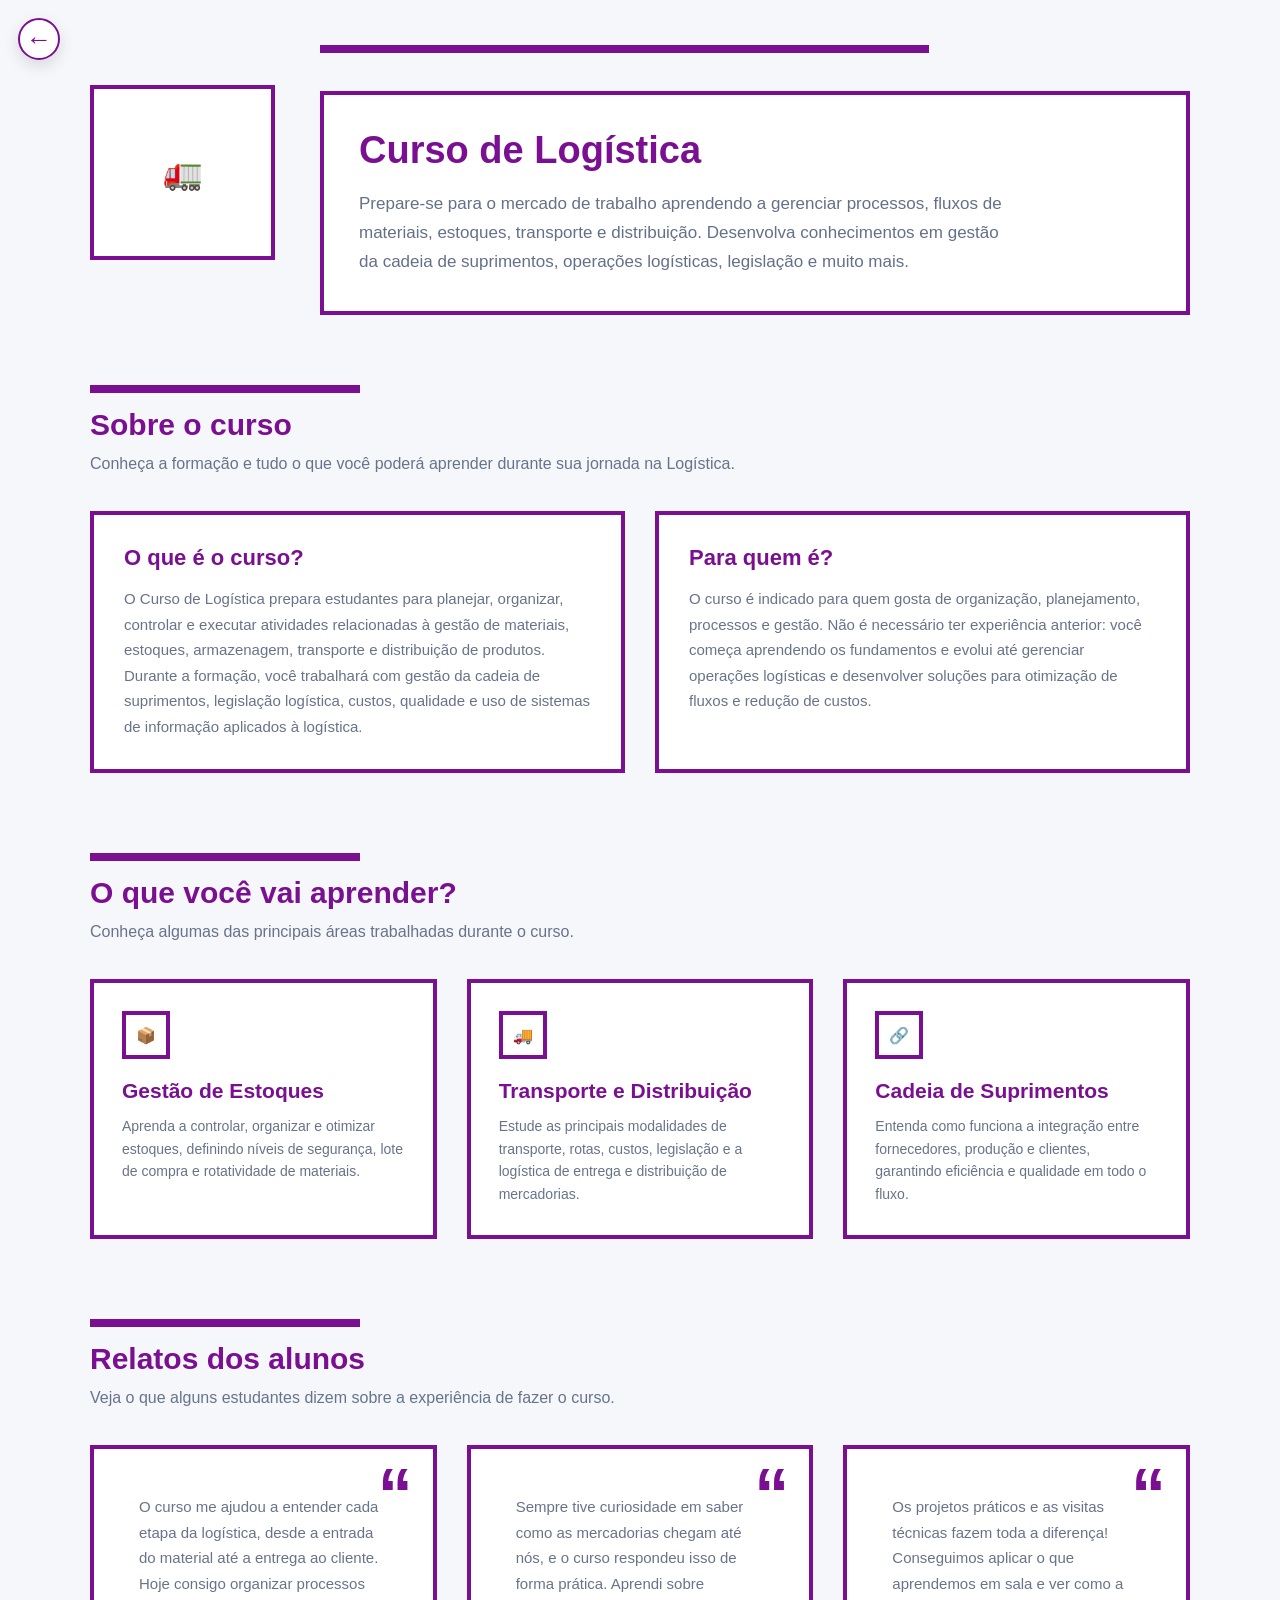
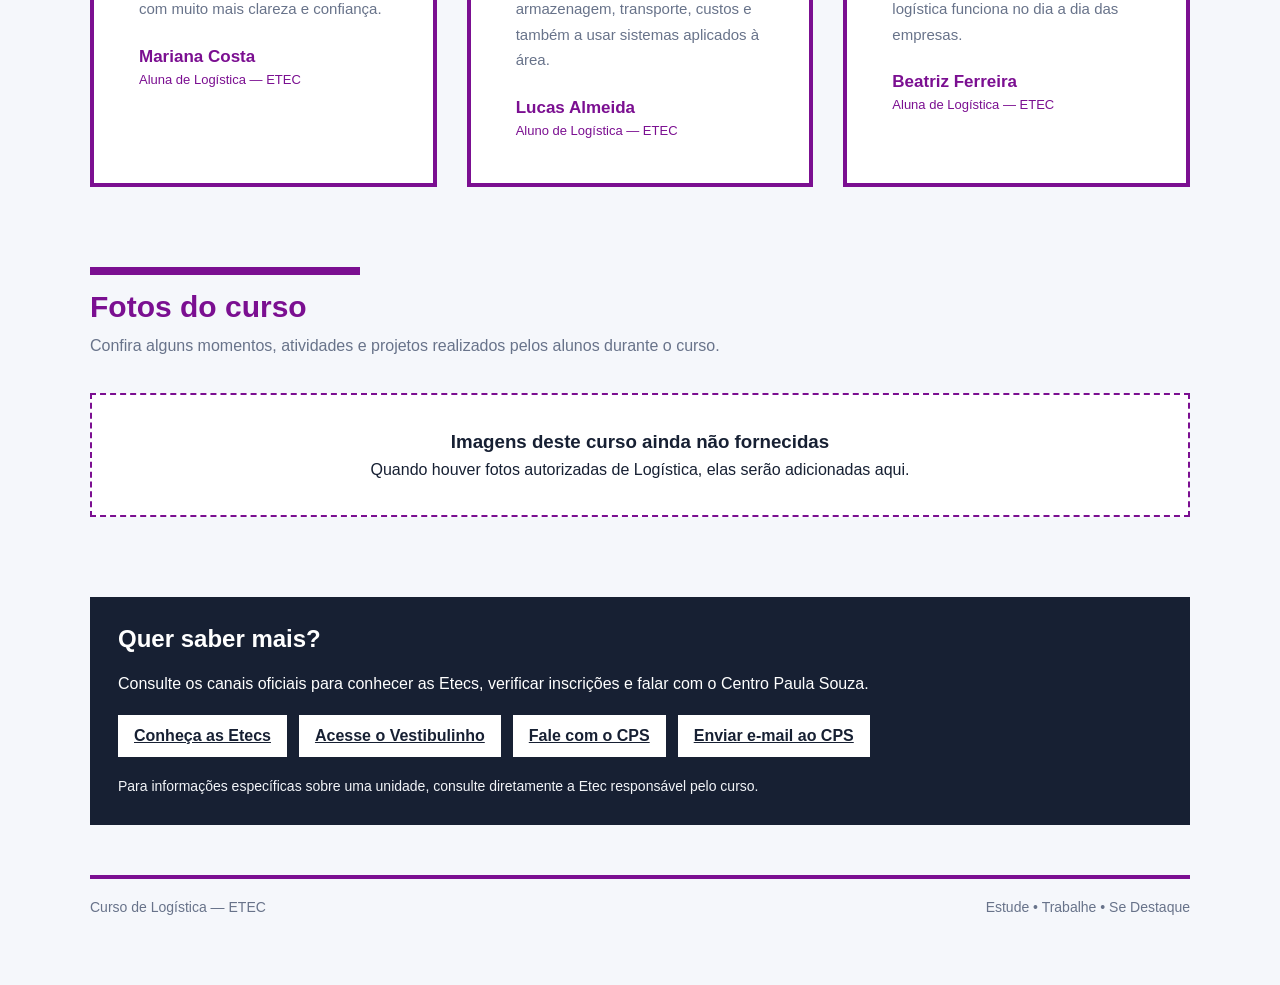
<file: LOG.html>
<!DOCTYPE html>
<html lang="pt-BR">
<head>
  <meta charset="UTF-8">
  <meta name="viewport" content="width=device-width, initial-scale=1.0">
  <title>Curso de Logística — ETEC</title>
  <link rel="stylesheet" href="log.css">
  <link rel="stylesheet" href="course-extras.css">
</head>
<body>
  <a href="Untitled-1.html" aria-label="Voltar para a página principal" title="Voltar para a página principal" style="position: fixed; top: 18px; left: 18px; z-index: 9999; display: inline-flex; align-items: center; justify-content: center; width: 42px; height: 42px; border-radius: 50%; background: rgba(255,255,255,0.92); border: 2px solid var(--cor-principal); color: var(--cor-principal); font-size: 26px; text-decoration: none; box-shadow: 0 6px 16px rgba(0,0,0,.12); transition: transform .2s ease, box-shadow .2s ease;">←</a>
  <main class="container">
    <!-- =========================      CABEÇALHO ========================== -->
    <header>
      <div class="logo">
        🚛
      </div>
      <div class="top-content">
        <div class="top-line"></div>
        <section class="hero">
          <h1>
            Curso de <span>Logística</span>
          </h1>
          <p>
            Prepare-se para o mercado de trabalho aprendendo a gerenciar
            processos, fluxos de materiais, estoques, transporte e
            distribuição. Desenvolva conhecimentos em gestão da cadeia de
            suprimentos, operações logísticas, legislação e muito mais.
          </p>
        </section>
      </div>
    </header>

    <!-- =========================      SOBRE O CURSO ========================== -->
    <section class="course-section" id="curso">
      <div class="section-title">
        <div class="line"></div>
        <h2>Sobre o curso</h2>
        <p>
          Conheça a formação e tudo o que você poderá aprender durante
          sua jornada na Logística.
        </p>
      </div>

      <div class="about">
        <div class="about-box">
          <h3>O que é o curso?</h3>
          <p>
            O Curso de Logística prepara estudantes para planejar, organizar,
            controlar e executar atividades relacionadas à gestão de materiais,
            estoques, armazenagem, transporte e distribuição de produtos.
            Durante a formação, você trabalhará com gestão da cadeia de
            suprimentos, legislação logística, custos, qualidade e uso de
            sistemas de informação aplicados à logística.
          </p>
        </div>

        <div class="about-box">
          <h3>Para quem é?</h3>
          <p>
            O curso é indicado para quem gosta de organização, planejamento,
            processos e gestão. Não é necessário ter experiência anterior:
            você começa aprendendo os fundamentos e evolui até gerenciar
            operações logísticas e desenvolver soluções para otimização
            de fluxos e redução de custos.
          </p>
        </div>
      </div>
    </section>

    <!-- =========================      O QUE VOCÊ VAI APRENDER ========================== -->
    <section class="course-section">
      <div class="section-title">
        <div class="line"></div>
        <h2>O que você vai aprender?</h2>
        <p>
          Conheça algumas das principais áreas trabalhadas durante
          o curso.
        </p>
      </div>

      <div class="cards">
        <article class="card">
          <div class="card-icon">
            📦
          </div>
          <h3>Gestão de Estoques</h3>
          <p>
            Aprenda a controlar, organizar e otimizar estoques, definindo
            níveis de segurança, lote de compra e rotatividade de materiais.
          </p>
        </article>

        <article class="card">
          <div class="card-icon">
            🚚
          </div>
          <h3>Transporte e Distribuição</h3>
          <p>
            Estude as principais modalidades de transporte, rotas, custos,
            legislação e a logística de entrega e distribuição de mercadorias.
          </p>
        </article>

        <article class="card">
          <div class="card-icon">
            🔗
          </div>
          <h3>Cadeia de Suprimentos</h3>
          <p>
            Entenda como funciona a integração entre fornecedores, produção
            e clientes, garantindo eficiência e qualidade em todo o fluxo.
          </p>
        </article>
      </div>
    </section>

    <!-- =========================      RELATOS DOS ALUNOS ========================== -->
    <section class="testimonials">
      <div class="section-title">
        <div class="line"></div>
        <h2>Relatos dos alunos</h2>
        <p>
          Veja o que alguns estudantes dizem sobre a experiência
          de fazer o curso.
        </p>
      </div>

      <div class="student-comments">
        <article class="student">
          <p>
            O curso me ajudou a entender cada etapa da logística, desde a
            entrada do material até a entrega ao cliente. Hoje consigo
            organizar processos com muito mais clareza e confiança.
          </p>
          <div class="student-name">
            Mariana Costa
          </div>
          <div class="student-course">
            Aluna de Logística — ETEC
          </div>
        </article>

        <article class="student">
          <p>
            Sempre tive curiosidade em saber como as mercadorias chegam até
            nós, e o curso respondeu isso de forma prática. Aprendi sobre
            armazenagem, transporte, custos e também a usar sistemas
            aplicados à área.
          </p>
          <div class="student-name">
            Lucas Almeida
          </div>
          <div class="student-course">
            Aluno de Logística — ETEC
          </div>
        </article>

        <article class="student">
          <p>
            Os projetos práticos e as visitas técnicas fazem toda a diferença!
            Conseguimos aplicar o que aprendemos em sala e ver como a logística
            funciona no dia a dia das empresas.
          </p>
          <div class="student-name">
            Beatriz Ferreira
          </div>
          <div class="student-course">
            Aluna de Logística — ETEC
          </div>
        </article>
      </div>
    </section>

    <!-- =========================      GALERIA ========================== -->
    <section class="gallery-section">
      <div class="section-title">
        <div class="line"></div>
        <h2>Fotos do curso</h2>
        <p>
          Confira alguns momentos, atividades e projetos realizados
          pelos alunos durante o curso.
        </p>
      </div>

      <div class="gallery-unavailable" role="status">
        <h3>Imagens deste curso ainda não fornecidas</h3>
        <p>Quando houver fotos autorizadas de Logística, elas serão adicionadas aqui.</p>
      </div>
    </section>

    <!-- =========================      RODAPÉ ========================== -->
    <section class="course-cta" aria-labelledby="cta-title">
      <h2 id="cta-title">Quer saber mais?</h2>
      <p>Consulte os canais oficiais para conhecer as Etecs, verificar inscrições e falar com o Centro Paula Souza.</p>
      <div class="course-cta-links">
        <a href="https://www.cps.sp.gov.br/etec/" target="_blank" rel="noopener noreferrer">Conheça as Etecs</a>
        <a href="https://vestibulinho.etec.sp.gov.br/" target="_blank" rel="noopener noreferrer">Acesse o Vestibulinho</a>
        <a href="https://www.cps.sp.gov.br/institucional/fale-conosco/" target="_blank" rel="noopener noreferrer">Fale com o CPS</a>
        <a href="mailto:faleconosco@cps.sp.gov.br">Enviar e-mail ao CPS</a>
      </div>
      <p class="course-cta-note">Para informações específicas sobre uma unidade, consulte diretamente a Etec responsável pelo curso.</p>
    </section>
    <footer>
      <span>
        Curso de Logística — ETEC
      </span>
      <span>
        Estude • Trabalhe • Se Destaque
      </span>
    </footer>
  </main>
</body>
</html>
</file>
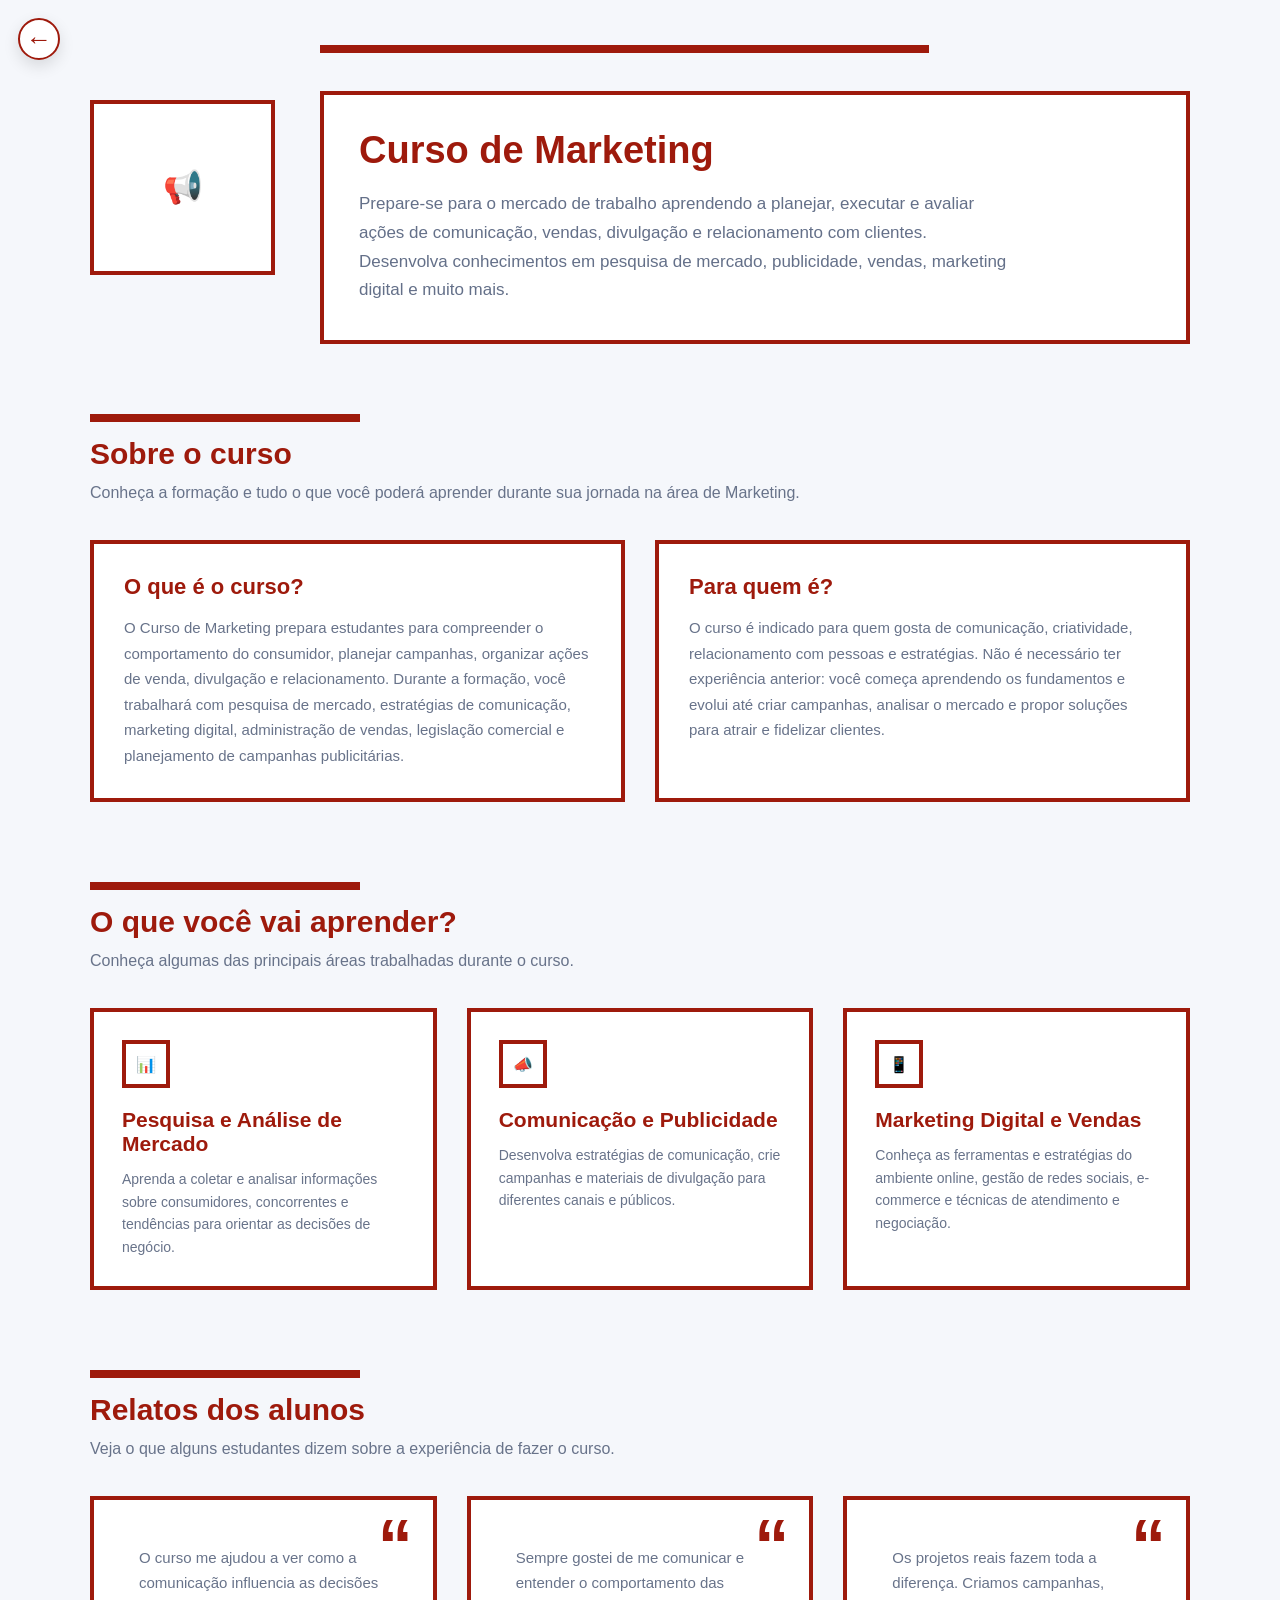
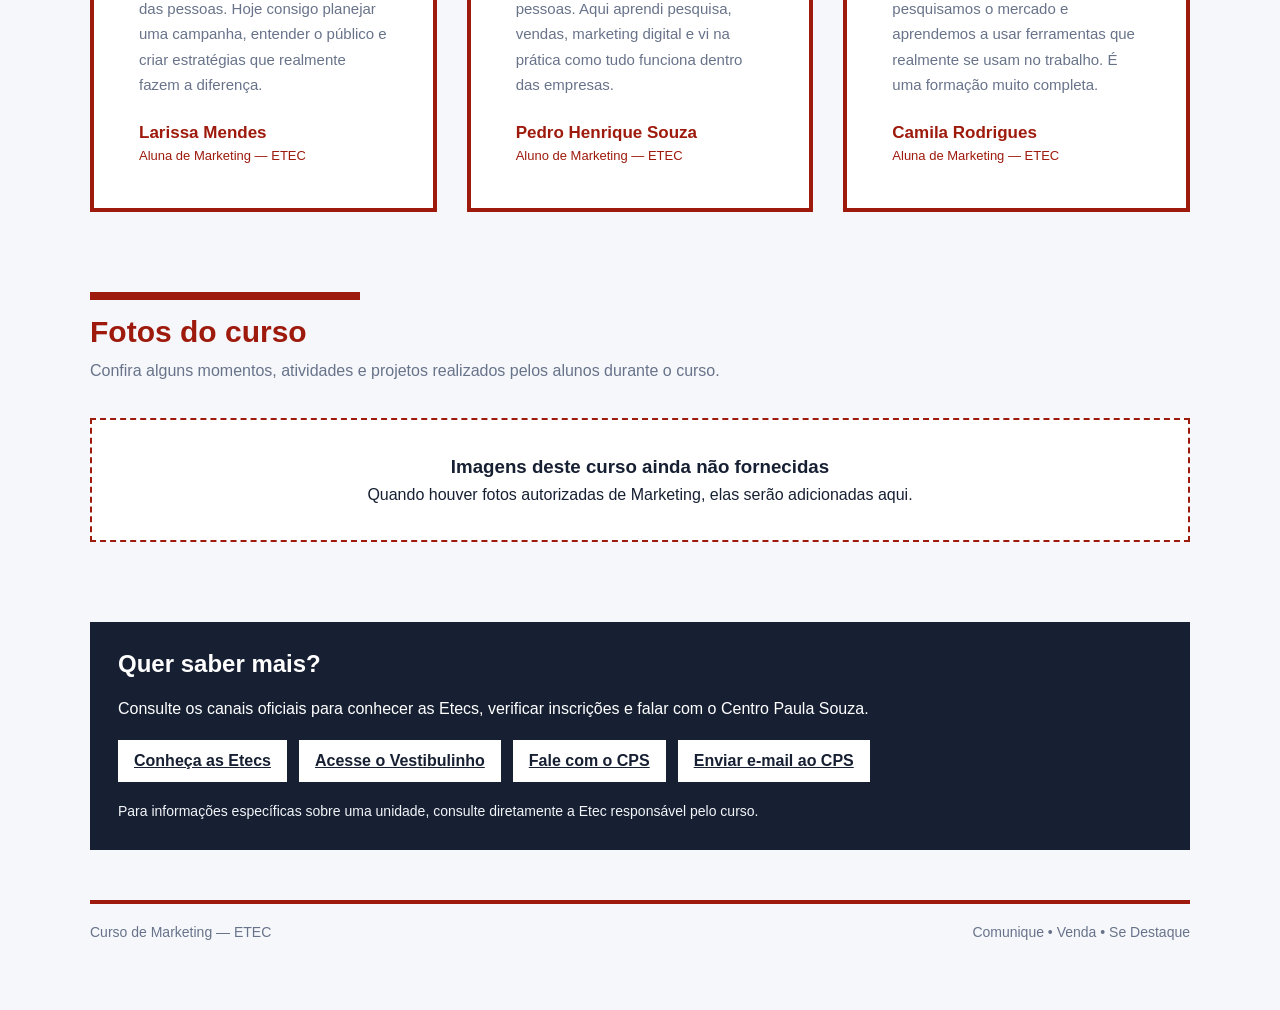
<file: MKT.html>
<!DOCTYPE html>
<html lang="pt-BR">
<head>
  <meta charset="UTF-8">
  <meta name="viewport" content="width=device-width, initial-scale=1.0">
  <title>Curso de Marketing — ETEC</title>
  <link rel="stylesheet" href="MKT.css">
  <link rel="stylesheet" href="course-extras.css">
</head>
<body>
  <a href="Untitled-1.html" aria-label="Voltar para a página principal" title="Voltar para a página principal" style="position: fixed; top: 18px; left: 18px; z-index: 9999; display: inline-flex; align-items: center; justify-content: center; width: 42px; height: 42px; border-radius: 50%; background: rgba(255,255,255,0.92); border: 2px solid var(--cor-principal); color: var(--cor-principal); font-size: 26px; text-decoration: none; box-shadow: 0 6px 16px rgba(0,0,0,.12); transition: transform .2s ease, box-shadow .2s ease;">←</a>
  <main class="container">
    <!-- =========================
         CABEÇALHO
    ========================== -->
    <header>
      <div class="logo">
        📢
      </div>
      <div class="top-content">
        <div class="top-line"></div>
        <section class="hero">
          <h1>
            Curso de <span>Marketing</span>
          </h1>
          <p>
            Prepare-se para o mercado de trabalho aprendendo a planejar,
            executar e avaliar ações de comunicação, vendas, divulgação
            e relacionamento com clientes. Desenvolva conhecimentos em
            pesquisa de mercado, publicidade, vendas, marketing digital
            e muito mais.
          </p>
        </section>
      </div>
    </header>

    <!-- =========================
         SOBRE O CURSO
    ========================== -->
    <section class="course-section" id="curso">
      <div class="section-title">
        <div class="line"></div>
        <h2>Sobre o curso</h2>
        <p>
          Conheça a formação e tudo o que você poderá aprender durante
          sua jornada na área de Marketing.
        </p>
      </div>
      <div class="about">
        <div class="about-box">
          <h3>O que é o curso?</h3>
          <p>
            O Curso de Marketing prepara estudantes para compreender o
            comportamento do consumidor, planejar campanhas, organizar
            ações de venda, divulgação e relacionamento. Durante a formação,
            você trabalhará com pesquisa de mercado, estratégias de comunicação,
            marketing digital, administração de vendas, legislação comercial
            e planejamento de campanhas publicitárias.
          </p>
        </div>
        <div class="about-box">
          <h3>Para quem é?</h3>
          <p>
            O curso é indicado para quem gosta de comunicação, criatividade,
            relacionamento com pessoas e estratégias. Não é necessário ter
            experiência anterior: você começa aprendendo os fundamentos e
            evolui até criar campanhas, analisar o mercado e propor soluções
            para atrair e fidelizar clientes.
          </p>
        </div>
      </div>
    </section>

    <!-- =========================
         O QUE VOCÊ VAI APRENDER
    ========================== -->
    <section class="course-section">
      <div class="section-title">
        <div class="line"></div>
        <h2>O que você vai aprender?</h2>
        <p>
          Conheça algumas das principais áreas trabalhadas durante
          o curso.
        </p>
      </div>
      <div class="cards">
        <article class="card">
          <div class="card-icon">
            📊
          </div>
          <h3>Pesquisa e Análise de Mercado</h3>
          <p>
            Aprenda a coletar e analisar informações sobre consumidores,
            concorrentes e tendências para orientar as decisões de negócio.
          </p>
        </article>
        <article class="card">
          <div class="card-icon">
            📣
          </div>
          <h3>Comunicação e Publicidade</h3>
          <p>
            Desenvolva estratégias de comunicação, crie campanhas e materiais
            de divulgação para diferentes canais e públicos.
          </p>
        </article>
        <article class="card">
          <div class="card-icon">
            📱
          </div>
          <h3>Marketing Digital e Vendas</h3>
          <p>
            Conheça as ferramentas e estratégias do ambiente online, gestão
            de redes sociais, e-commerce e técnicas de atendimento e negociação.
          </p>
        </article>
      </div>
    </section>

    <!-- =========================
         RELATOS DOS ALUNOS
    ========================== -->
    <section class="testimonials">
      <div class="section-title">
        <div class="line"></div>
        <h2>Relatos dos alunos</h2>
        <p>
          Veja o que alguns estudantes dizem sobre a experiência
          de fazer o curso.
        </p>
      </div>
      <div class="student-comments">
        <article class="student">
          <p>
            O curso me ajudou a ver como a comunicação influencia as decisões
            das pessoas. Hoje consigo planejar uma campanha, entender o público
            e criar estratégias que realmente fazem a diferença.
          </p>
          <div class="student-name">
            Larissa Mendes
          </div>
          <div class="student-course">
            Aluna de Marketing — ETEC
          </div>
        </article>
        <article class="student">
          <p>
            Sempre gostei de me comunicar e entender o comportamento das
            pessoas. Aqui aprendi pesquisa, vendas, marketing digital e vi
            na prática como tudo funciona dentro das empresas.
          </p>
          <div class="student-name">
            Pedro Henrique Souza
          </div>
          <div class="student-course">
            Aluno de Marketing — ETEC
          </div>
        </article>
        <article class="student">
          <p>
            Os projetos reais fazem toda a diferença. Criamos campanhas,
            pesquisamos o mercado e aprendemos a usar ferramentas que
            realmente se usam no trabalho. É uma formação muito completa.
          </p>
          <div class="student-name">
            Camila Rodrigues
          </div>
          <div class="student-course">
            Aluna de Marketing — ETEC
          </div>
        </article>
      </div>
    </section>

    <!-- =========================
         GALERIA
    ========================== -->
    <section class="gallery-section">
      <div class="section-title">
        <div class="line"></div>
        <h2>Fotos do curso</h2>
        <p>
          Confira alguns momentos, atividades e projetos realizados
          pelos alunos durante o curso.
        </p>
      </div>
      <div class="gallery-unavailable" role="status">
        <h3>Imagens deste curso ainda não fornecidas</h3>
        <p>Quando houver fotos autorizadas de Marketing, elas serão adicionadas aqui.</p>
      </div>
    </section>

    <section class="course-cta" aria-labelledby="cta-title">
      <h2 id="cta-title">Quer saber mais?</h2>
      <p>Consulte os canais oficiais para conhecer as Etecs, verificar inscrições e falar com o Centro Paula Souza.</p>
      <div class="course-cta-links">
        <a href="https://www.cps.sp.gov.br/etec/" target="_blank" rel="noopener noreferrer">Conheça as Etecs</a>
        <a href="https://vestibulinho.etec.sp.gov.br/" target="_blank" rel="noopener noreferrer">Acesse o Vestibulinho</a>
        <a href="https://www.cps.sp.gov.br/institucional/fale-conosco/" target="_blank" rel="noopener noreferrer">Fale com o CPS</a>
        <a href="mailto:faleconosco@cps.sp.gov.br">Enviar e-mail ao CPS</a>
      </div>
      <p class="course-cta-note">Para informações específicas sobre uma unidade, consulte diretamente a Etec responsável pelo curso.</p>
    </section>
    <footer>
      <span>
        Curso de Marketing — ETEC
      </span>
      <span>
        Comunique • Venda • Se Destaque
      </span>
    </footer>
  </main>
</body>
</html>
</file>
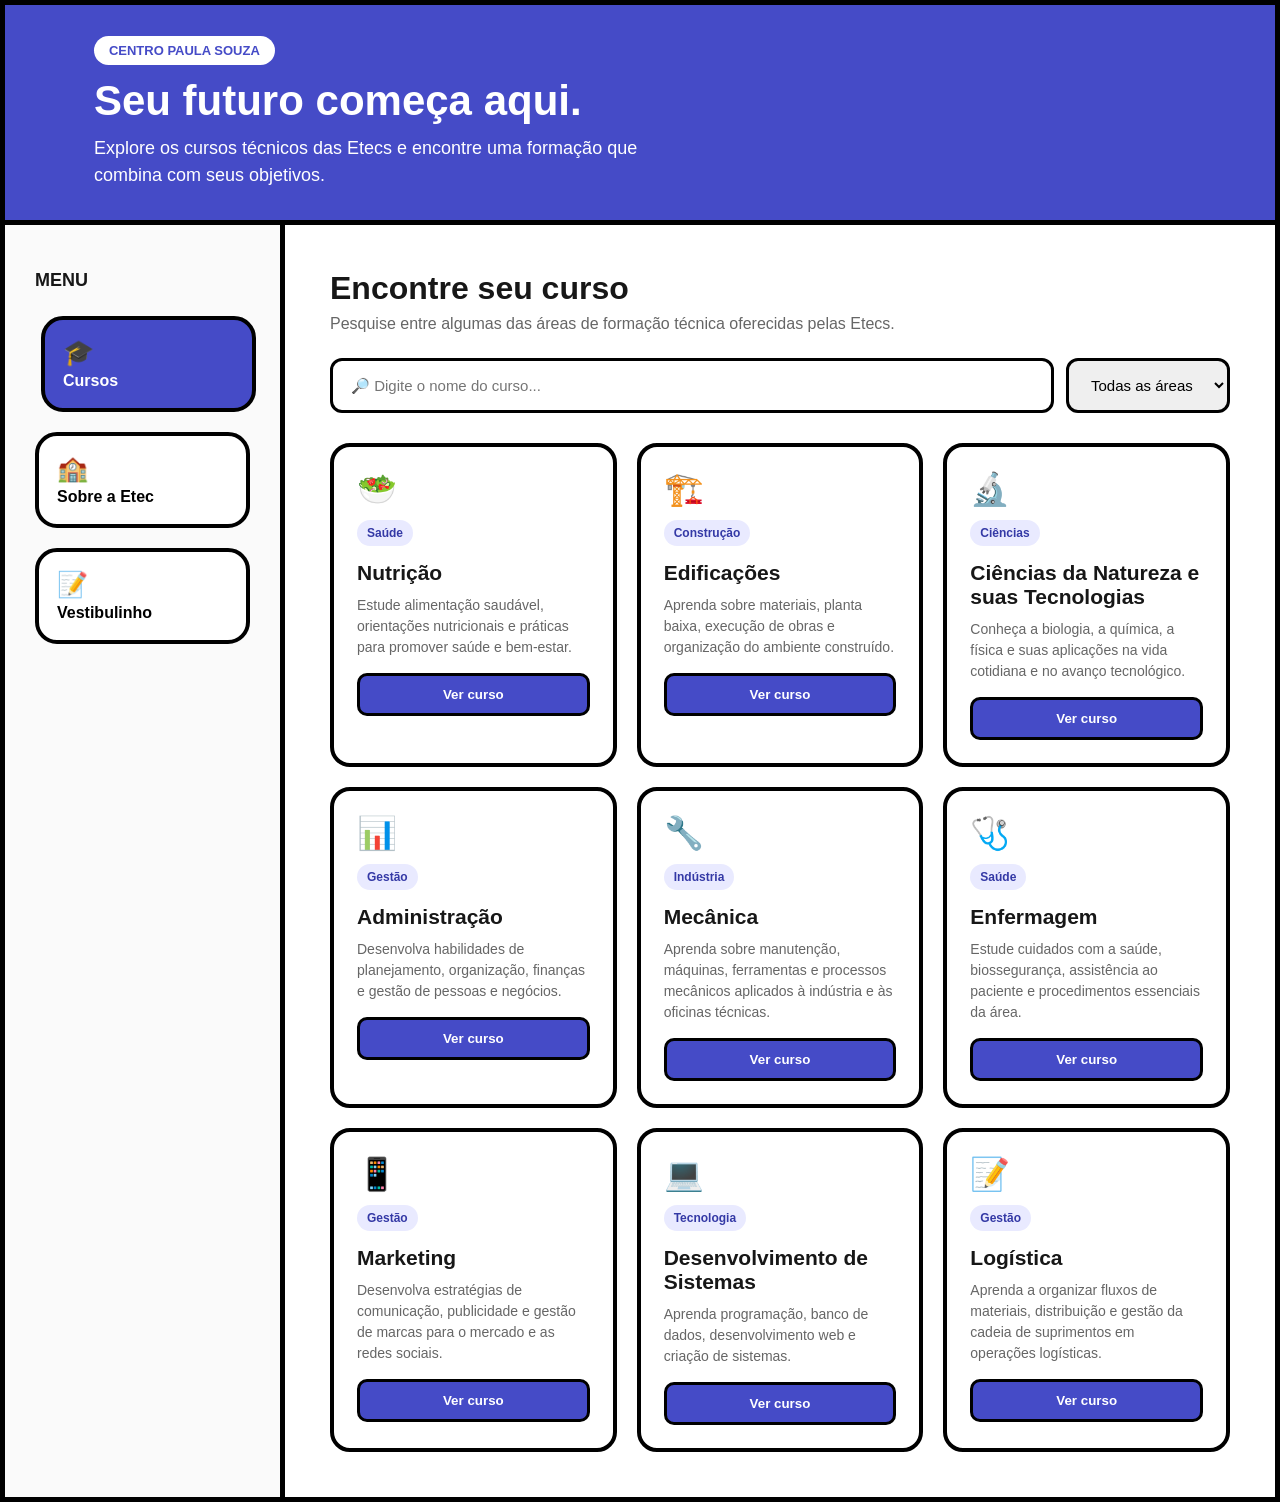
<file: Untitled-1.html>
<!DOCTYPE html>
<html lang="pt-BR">
<head>
  <meta charset="UTF-8">
  <meta name="viewport" content="width=device-width, initial-scale=1.0">

  <title>ETEC • Cursos Técnicos</title>

  <style>
    * {
      margin: 0;
      padding: 0;
      box-sizing: border-box;
    }

    html {
      scroll-behavior: smooth;
    }

    body {
      font-family: Arial, Helvetica, sans-serif;
      background: #f4f5fb;
      color: #171717;
    }

    /* =========================
       CONTAINER PRINCIPAL
    ========================= */

    .site {
      width: 100%;
      min-height: 100vh;
      border: 5px solid #000;
      background: white;
      overflow: hidden;
    }

    /* =========================
       CABEÇALHO
    ========================= */

    header {
      height: 220px;
      background: #454bc7;
      
      position: relative;
      display: flex;
      align-items: center;
      padding: 30px 7%;
      color: white;
    }

   
    .linha {
      position: absolute;
      top: 115px;
      left: 7%;
      width: 130px;
      height: 5px;
      background: yellow;
      border-radius: 5px;
    }

    .header-content {
      max-width: 700px;
      z-index: 2;
    }

    .tag {
      display: inline-block;
      background: #fff;
      color: #454bc7;
      padding: 7px 15px;
      border-radius: 20px;
      font-size: 13px;
      font-weight: bold;
      margin-bottom: 12px;
    }

    header h1 {
      font-size: 42px;
      margin-bottom: 10px;
    }

    header p {
      font-size: 18px;
      line-height: 1.5;
      max-width: 600px;
    }

    /* =========================
       MENU
    ========================= */

    .layout {
      display: flex;
      min-height: calc(100vh - 225px);
    }

    .menu {
      width: 280px;
      padding: 45px 30px;
      border-right: 5px solid #000;
      background: #fafafa;
    }

    .menu h2 {
      font-size: 18px;
      margin-bottom: 25px;
    }

    .menu-btn {
      width: 100%;
      min-height: 85px;
      margin-bottom: 20px;
      border: 4px solid #000;
      border-radius: 22px;
      background: white;
      cursor: pointer;
      transition: 0.25s;
      font-size: 16px;
      font-weight: bold;
      text-align: left;
      padding: 18px;
    }

    .menu-btn:hover,
    .menu-btn.active {
      background: #454bc7;
      color: white;
      transform: translateX(6px);
    }

    .menu-icon {
      font-size: 25px;
      display: block;
      margin-bottom: 5px;
    }

    /* =========================
       CONTEÚDO
    ========================= */

    main {
      flex: 1;
      padding: 45px;
      background: #fff;
    }

    .section {
      display: none;
      animation: aparecer 0.4s ease;
    }

    .section.active {
      display: block;
    }

    @keyframes aparecer {
      from {
        opacity: 0;
        transform: translateY(10px);
      }

      to {
        opacity: 1;
        transform: translateY(0);
      }
    }

    .section-title {
      margin-bottom: 25px;
    }

    .section-title h2 {
      font-size: 32px;
      margin-bottom: 8px;
    }

    .section-title p {
      color: #666;
    }

    /* =========================
       PESQUISA
    ========================= */

    .search-area {
      display: flex;
      gap: 12px;
      margin-bottom: 30px;
      flex-wrap: wrap;
    }

    .search-area input,
    .search-area select {
      padding: 15px 18px;
      border: 3px solid #000;
      border-radius: 12px;
      font-size: 15px;
      outline: none;
    }

    .search-area input {
      flex: 1;
      min-width: 220px;
    }

    .search-area input:focus,
    .search-area select:focus {
      border-color: #454bc7;
    }

    /* =========================
       CARDS
    ========================= */

    .courses {
      display: grid;
      grid-template-columns: repeat(3, 1fr);
      gap: 20px;
    }

    .course-card {
      border: 4px solid #000;
      border-radius: 20px;
      padding: 23px;
      background: white;
      transition: 0.25s;
      position: relative;
    }

    .course-card:hover {
      transform: translateY(-6px);
      box-shadow: 7px 7px 0 #454bc7;
    }

    .course-card .emoji {
      font-size: 32px;
      margin-bottom: 12px;
    }

    .course-card h3 {
      font-size: 21px;
      margin-bottom: 10px;
    }

    .course-card p {
      color: #666;
      line-height: 1.5;
      font-size: 14px;
      margin-bottom: 15px;
    }

    .area {
      display: inline-block;
      background: #e9eaff;
      color: #3439a6;
      padding: 6px 10px;
      border-radius: 20px;
      font-size: 12px;
      font-weight: bold;
      margin-bottom: 15px;
    }

    .details-btn {
      width: 100%;
      border: 3px solid #000;
      border-radius: 10px;
      background: #454bc7;
      color: white;
      padding: 11px;
      font-weight: bold;
      cursor: pointer;
      transition: 0.2s;
    }

    .details-btn:hover {
      background: #000;
    }

    /* =========================
       SOBRE
    ========================= */

    .about {
      display: grid;
      grid-template-columns: 1fr 1fr;
      gap: 30px;
    }

    .about-box {
      border: 4px solid #000;
      border-radius: 22px;
      padding: 30px;
      background: #fafafa;
    }

    .about-box h3 {
      margin-bottom: 15px;
      font-size: 23px;
    }

    .about-box p {
      color: #555;
      line-height: 1.7;
    }

    .numbers {
      display: grid;
      grid-template-columns: repeat(2, 1fr);
      gap: 15px;
      margin-top: 20px;
    }

    .number {
      background: #454bc7;
      color: white;
      border: 3px solid #000;
      border-radius: 15px;
      padding: 20px;
      text-align: center;
    }

    .number strong {
      display: block;
      font-size: 30px;
    }

    /* =========================
       VESTIBULINHO
    ========================= */

    .vestibulinho {
      background: #454bc7;
      color: white;
      border: 4px solid #000;
      border-radius: 25px;
      padding: 40px;
      max-width: 800px;
    }

    .vestibulinho h2 {
      font-size: 34px;
      margin-bottom: 15px;
    }

    .vestibulinho p {
      line-height: 1.6;
      margin-bottom: 25px;
    }

    .cta {
      display: inline-block;
      padding: 15px 25px;
      border: 3px solid #000;
      border-radius: 12px;
      background: white;
      color: #000;
      text-decoration: none;
      font-weight: bold;
      transition: 0.2s;
    }

    .cta:hover {
      background: #000;
      color: white;
    }

    /* =========================
       MODAL
    ========================= */

    .modal {
      display: none;
      position: fixed;
      inset: 0;
      background: rgba(0, 0, 0, 0.65);
      align-items: center;
      justify-content: center;
      padding: 20px;
      z-index: 100;
    }

    .modal.show {
      display: flex;
    }

    .modal-content {
      width: min(600px, 100%);
      background: white;
      border: 5px solid #000;
      border-radius: 25px;
      padding: 35px;
      position: relative;
      animation: aparecer 0.3s ease;
    }

    .close {
      position: absolute;
      right: 18px;
      top: 15px;
      width: 40px;
      height: 40px;
      border: 3px solid #000;
      border-radius: 50%;
      background: white;
      font-size: 20px;
      cursor: pointer;
    }

    .modal-content h2 {
      margin-bottom: 15px;
      font-size: 30px;
      color: #454bc7;
    }

    .modal-content p {
      color: #555;
      line-height: 1.7;
      margin-bottom: 20px;
    }

    /* =========================
       RESPONSIVO
    ========================= */

    @media (max-width: 1000px) {
      .courses {
        grid-template-columns: repeat(2, 1fr);
      }

      .menu {
        width: 230px;
      }
    }

    @media (max-width: 750px) {
      header {
        height: 250px;
      }

      header h1 {
        font-size: 32px;
      }

      header::after {
        display: none;
      }

      .layout {
        flex-direction: column;
      }

      .menu {
        width: 100%;
        border-right: none;
        border-bottom: 5px solid #000;
        display: flex;
        gap: 10px;
        overflow-x: auto;
        padding: 20px;
      }

      .menu h2 {
        display: none;
      }

      .menu-btn {
        min-width: 180px;
        margin: 0;
      }

      main {
        padding: 25px 18px;
      }

      .courses {
        grid-template-columns: 1fr;
      }

      .about {
        grid-template-columns: 1fr;
      }
    }

    :where(a, button, input, select, summary):focus-visible {
      outline: 3px solid #ffbf47;
      outline-offset: 3px;
    }

    @media (prefers-reduced-motion: reduce) {
      *, *::before, *::after {
        scroll-behavior: auto !important;
        animation-duration: 0.01ms !important;
        transition-duration: 0.01ms !important;
      }
    }
  </style>
</head>

<body>

<div class="site">

  <!-- CABEÇALHO -->
  <header style="border-bottom: 5px solid black;">

    <div class="header-content">

      <span class="tag">CENTRO PAULA SOUZA</span>

      <h1>Seu futuro começa aqui.</h1>

      <p>
        Explore os cursos técnicos das Etecs e encontre
        uma formação que combina com seus objetivos.
      </p>

    </div>

  </header>


  <div class="layout">

    <!-- MENU LATERAL -->
    <nav class="menu">

      <h2>MENU</h2>

      <button class="menu-btn active" onclick="mostrarSecao('cursos', this)">
        <span class="menu-icon">🎓</span>
        Cursos
      </button>

      <button class="menu-btn" onclick="mostrarSecao('sobre', this)">
        <span class="menu-icon">🏫</span>
        Sobre a Etec
      </button>

      <button class="menu-btn" onclick="mostrarSecao('vestibulinho', this)">
        <span class="menu-icon">📝</span>
        Vestibulinho
      </button>

    </nav>


    <!-- CONTEÚDO -->
    <main>

      <!-- ================= CURSOS ================= -->

      <section id="cursos" class="section active">

        <div class="section-title">

          <h2>Encontre seu curso</h2>

          <p>
            Pesquise entre algumas das áreas de formação técnica oferecidas pelas Etecs.
          </p>

        </div>


        <div class="search-area">

          <input
            type="text"
            id="pesquisa"
            aria-label="Pesquisar cursos pelo nome"
            placeholder="🔎 Digite o nome do curso..."
            oninput="filtrarCursos()"
          >

          <select id="filtro" aria-label="Filtrar cursos por área" onchange="filtrarCursos()">

            <option value="todos">Todas as áreas</option>
            <option value="Tecnologia">Tecnologia</option>
            <option value="Gestão">Gestão</option>
            <option value="Indústria">Indústria</option>
            <option value="Saúde">Saúde</option>
            <option value="Ciências">Ciências</option>
            <option value="Construção">Construção</option>

          </select>

        </div>


        <div class="courses" id="listaCursos">

          <article
            class="course-card"
            data-nome="Nutrição"
            data-area="Saúde"
          >
            <div class="emoji">🥗</div>
            <span class="area">Saúde</span>
            <h3>Nutrição</h3>
            <p>
              Estude alimentação saudável, orientações nutricionais e práticas
              para promover saúde e bem-estar.
            </p>
            <button type="button" class="details-btn" onclick="window.location.href='NUT.html'">
              Ver curso
            </button>
          </article>

          <article
            class="course-card"
            data-nome="Edificações"
            data-area="Construção"
          >
            <div class="emoji">🏗️</div>
            <span class="area">Construção</span>
            <h3>Edificações</h3>
            <p>
              Aprenda sobre materiais, planta baixa, execução de obras e organização
              do ambiente construído.
            </p>
            <button type="button" class="details-btn" onclick="window.location.href='EDIF.html'">
              Ver curso
            </button>
          </article>

          <article
            class="course-card"
            data-nome="Ciências da Natureza e suas Tecnologias"
            data-area="Ciências"
          >
            <div class="emoji">🔬</div>
            <span class="area">Ciências</span>
            <h3>Ciências da Natureza e suas Tecnologias</h3>
            <p>
              Conheça a biologia, a química, a física e suas aplicações na vida
              cotidiana e no avanço tecnológico.
            </p>
            <button type="button" class="details-btn" onclick="window.location.href='CNT.html'">
              Ver curso
            </button>
          </article>

          <article
            class="course-card"
            data-nome="Administração"
            data-area="Gestão"
          >
            <div class="emoji">📊</div>
            <span class="area">Gestão</span>
            <h3>Administração</h3>
            <p>
              Desenvolva habilidades de planejamento, organização, finanças e gestão
              de pessoas e negócios.
            </p>
            <button type="button" class="details-btn" onclick="window.location.href='ADM.html'">
              Ver curso
            </button>
          </article>

          <article
            class="course-card"
            data-nome="Mecânica"
            data-area="Indústria"
          >
            <div class="emoji">🔧</div>
            <span class="area">Indústria</span>
            <h3>Mecânica</h3>
            <p>
              Aprenda sobre manutenção, máquinas, ferramentas e processos mecânicos
              aplicados à indústria e às oficinas técnicas.
            </p>
            <button type="button" class="details-btn" onclick="window.location.href='MEC.html'">
              Ver curso
            </button>
          </article>

          <article
            class="course-card"
            data-nome="Enfermagem"
            data-area="Saúde"
          >
            <div class="emoji">🩺</div>
            <span class="area">Saúde</span>
            <h3>Enfermagem</h3>
            <p>
              Estude cuidados com a saúde, biossegurança, assistência ao paciente e
              procedimentos essenciais da área.
            </p>
            <button type="button" class="details-btn" onclick="window.location.href='ENF.html'">
              Ver curso
            </button>
          </article>

          <article
            class="course-card"
            data-nome="Marketing"
            data-area="Gestão"
          >
            <div class="emoji">📱</div>
            <span class="area">Gestão</span>
            <h3>Marketing</h3>
            <p>
              Desenvolva estratégias de comunicação, publicidade e gestão de marcas
              para o mercado e as redes sociais.
            </p>
            <button type="button" class="details-btn" onclick="window.location.href='MKT.html'">
              Ver curso
            </button>
          </article>

          <article
            class="course-card"
            data-nome="Desenvolvimento de Sistemas"
            data-area="Tecnologia"
          >
            <div class="emoji">💻</div>
            <span class="area">Tecnologia</span>
            <h3>Desenvolvimento de Sistemas</h3>
            <p>
              Aprenda programação, banco de dados, desenvolvimento web e criação de sistemas.
            </p>
            <button type="button" class="details-btn" onclick="window.location.href='AMS.html'">
              Ver curso
            </button>
          </article>

          <article
            class="course-card"
            data-nome="Logística"
            data-area="Gestão"
          >
            <div class="emoji">📝</div>
            <span class="area">Gestão</span>
            <h3>Logística</h3>
            <p>
              Aprenda a organizar fluxos de materiais, distribuição e gestão da
              cadeia de suprimentos em operações logísticas.
            </p>
            <button type="button" class="details-btn" onclick="window.location.href='LOG.html'">
              Ver curso
            </button>
          </article>

        </div>

      </section>


      <!-- ================= SOBRE ================= -->

      <section id="sobre" class="section">

        <div class="section-title">

          <h2>Sobre as Etecs</h2>

          <p>
            Educação profissional pública e gratuita no Estado de São Paulo.
          </p>

        </div>


        <div class="about">

          <div class="about-box">

            <h3>🎓 Formação profissional</h3>

            <p>
              As Escolas Técnicas Estaduais (Etecs) são administradas
              pelo Centro Paula Souza e oferecem formação técnica em
              diferentes áreas do conhecimento e do mercado de trabalho.
            </p>

          </div>


          <div class="about-box">

            <h3>🚀 Prepare-se para o futuro</h3>

            <p>
              Os cursos combinam conhecimentos teóricos e práticos
              para desenvolver competências profissionais e ampliar
              as possibilidades de inserção no mercado de trabalho.
            </p>

          </div>

        </div>


        <div class="numbers">

          <div class="number">
            <strong>229+</strong>
            Etecs
          </div>

          <div class="number">
            <strong>260+</strong>
            Cursos
          </div>

          <div class="number">
            <strong>SP</strong>
            Estado de São Paulo
          </div>

          <div class="number">
            <strong>100%</strong>
            Ensino público
          </div>

        </div>

      </section>


      <!-- ================= VESTIBULINHO ================= -->

      <section id="vestibulinho" class="section">

        <div class="vestibulinho">

          <h2>Pronto para começar?</h2>

          <p>
            O ingresso nos cursos técnicos é realizado por meio
            do Vestibulinho Etec. Consulte os cursos disponíveis,
            requisitos, calendário e informações do processo seletivo
            diretamente nos canais oficiais.
          </p>

          <a
            class="cta"
            href="https://vestibulinho.etec.sp.gov.br/"
            target="_blank"
            rel="noopener noreferrer"
          >
            Acessar Vestibulinho Etec →
          </a>
          <a class="cta" href="https://www.cps.sp.gov.br/etec/" target="_blank" rel="noopener noreferrer">Conheça as Etecs</a>
          <a class="cta" href="https://www.cps.sp.gov.br/institucional/fale-conosco/" target="_blank" rel="noopener noreferrer">Fale com o CPS</a>

        </div>

      </section>

    </main>

  </div>

</div>


<!-- ================= MODAL ================= -->

<div class="modal" id="modal" role="dialog" aria-modal="true" aria-labelledby="modalTitulo" aria-describedby="modalTexto" tabindex="-1">

  <div class="modal-content">

    <button class="close" type="button" aria-label="Fechar detalhes do curso" onclick="fecharModal()">×</button>

    <h2 id="modalTitulo"></h2>

    <p id="modalTexto"></p>

    <button
      class="details-btn"
      onclick="fecharModal()"
    >
      Fechar
    </button>

  </div>

</div>


<script>

  /* =========================
     TROCAR SEÇÕES
  ========================= */

  function mostrarSecao(id, botao) {

    document.querySelectorAll(".section").forEach(section => {
      section.classList.remove("active");
    });

    document.getElementById(id).classList.add("active");

    document.querySelectorAll(".menu-btn").forEach(btn => {
      btn.classList.remove("active");
    });

    botao.classList.add("active");
  }


  /* =========================
     FILTRAR CURSOS
  ========================= */

  function filtrarCursos() {

    const pesquisa =
      document.getElementById("pesquisa")
      .value
      .toLowerCase();

    const area =
      document.getElementById("filtro")
      .value;

    const cursos =
      document.querySelectorAll(".course-card");

    cursos.forEach(curso => {

      const nome =
        curso.dataset.nome.toLowerCase();

      const areaCurso =
        curso.dataset.area;

      const encontrouNome =
        nome.includes(pesquisa);

      const encontrouArea =
        area === "todos" ||
        areaCurso === area;

      if (encontrouNome && encontrouArea) {

        curso.style.display = "block";

      } else {

        curso.style.display = "none";

      }

    });

  }


  /* =========================
     MODAL
  ========================= */

  let elementoAnteriorAoModal = null;

  function abrirModal(titulo, texto) {

    elementoAnteriorAoModal = document.activeElement;

    document.getElementById("modalTitulo").textContent = titulo;

    document.getElementById("modalTexto").textContent = texto;

    document.getElementById("modal").classList.add("show");
    document.getElementById("modal").focus();

  }


  function fecharModal() {

    document.getElementById("modal").classList.remove("show");
    if (elementoAnteriorAoModal && typeof elementoAnteriorAoModal.focus === "function") {
      elementoAnteriorAoModal.focus();
    }

  }


  /* Fecha clicando fora do modal */

  document.getElementById("modal").addEventListener(
    "click",
    function(event) {

      if (event.target === this) {
        fecharModal();
      }

    }
  );


  /* Fecha usando ESC */

  document.addEventListener(
    "keydown",
    function(event) {

      if (event.key === "Escape") {
        fecharModal();
      } else if (event.key === "Tab" && document.getElementById("modal").classList.contains("show")) {
        const modal = document.getElementById("modal");
        const controls = modal.querySelectorAll("button:not([disabled]), a[href], input:not([disabled]), select:not([disabled]), [tabindex]:not([tabindex='-1'])");
        const first = controls[0];
        const last = controls[controls.length - 1];
        if (event.shiftKey && document.activeElement === first) {
          event.preventDefault();
          last.focus();
        } else if (!event.shiftKey && document.activeElement === last) {
          event.preventDefault();
          first.focus();
        }
      }

    }
  );

</script>

</body>
</html>
</file>
<file: adm.css>
:root {
 --cor-principal: #4ea9b0;
}

* {
margin: 0;
padding: 0;
box-sizing: border-box;
}

html {
scroll-behavior: smooth;
}

body {
font-family: Arial, Helvetica, sans-serif;
background: #f5f7fb;
color: var(--cor-principal);
}

/* =========================
CONTAINER
========================= */

.container {
width: 100%;
max-width: 1140px;
margin: 0 auto;
padding: 30px 20px 70px;
}

/* =========================
CABEÇALHO
========================= */

header {
display: grid;
grid-template-columns: 185px 1fr;
gap: 45px;
align-items: start;
margin-bottom: 70px;
}

.logo {
width: 185px;
height: 175px;
border: 4px solid var(--cor-principal);
background: white;

display: flex;
align-items: center;
justify-content: center;

font-size: 32px;
font-weight: bold;
color: var(--cor-principal);
align-self: center;
}

.top-content {
padding-top: 15px;
}

.top-line {
width: 70%;
height: 8px;
background: var(--cor-principal);
margin-bottom: 38px;
}

/* =========================
HERO
========================= */

.hero {
min-height: 220px;
border: 4px solid var(--cor-principal);
background: white;
padding: 35px;
}

.hero h1 {
font-size: 38px;
line-height: 1.1;
margin-bottom: 18px;
}

.hero h1 span {
color: var(--cor-principal);
}

.hero p {
color: #647089;
font-size: 17px;
line-height: 1.7;
max-width: 650px;
}

.hero-button {
display: inline-block;
margin-top: 22px;
padding: 13px 22px;
background: var(--cor-principal);
color: white;
text-decoration: none;
font-weight: bold;
transition: 0.2s;
}

.hero-button:hover {
background: var(--cor-principal);
}

/* =========================
TÍTULOS DAS SEÇÕES
========================= */

.section-title {
margin-bottom: 35px;
}

.section-title .line {
width: 270px;
height: 8px;
background: var(--cor-principal);
margin-bottom: 15px;
}

.section-title h2 {
font-size: 30px;
color: var(--cor-principal);
}

.section-title p {
color: #68738a;
margin-top: 10px;
line-height: 1.5;
}

/* =========================
SOBRE O CURSO
========================= */

.about {
display: grid;
grid-template-columns: 1fr 1fr;
gap: 30px;
margin-bottom: 80px;
}

.about-box {
background: white;
border: 4px solid var(--cor-principal);
padding: 30px;
}

.about-box h3 {
font-size: 22px;
margin-bottom: 15px;
color: var(--cor-principal);
}

.about-box p {
color: #68738a;
line-height: 1.7;
font-size: 15px;
}

/* =========================
CONTEÚDO DO CURSO
========================= */

.course-section {
margin-bottom: 80px;
}

.cards {
display: grid;
grid-template-columns: repeat(3, 1fr);
gap: 30px;
}

.card {
min-height: 260px;
background: white;
border: 4px solid var(--cor-principal);
padding: 28px;
transition: 0.25s ease;
}

.card:hover {
transform: translateY(-6px);
box-shadow: 7px 7px 0 var(--cor-principal);
}

.card-icon {
width: 48px;
height: 48px;

border: 4px solid var(--cor-principal);

display: flex;
align-items: center;
justify-content: center;

color: var(--cor-principal);
font-size: 16px;
font-weight: bold;

margin-bottom: 20px;
}

.card h3 {
font-size: 21px;
margin-bottom: 12px;
}

.card p {
color: #68738a;
line-height: 1.6;
font-size: 14px;
}

/* =========================
RELATOS DOS ALUNOS
========================= */

.testimonials {
margin-bottom: 80px;
}

.student-comments {
display: grid;
grid-template-columns: repeat(3, 1fr);
gap: 30px;
}

.student {
background: white;
border: 4px solid var(--cor-principal);
padding: 45px;
position: relative;
}

.student::before {
content: "“";
position: absolute;
top: 5px;
right: 20px;

font-size: 70px;
color: var(--cor-principal);
font-weight: bold;
}

.student p {
color: #68738a;
line-height: 1.7;
font-size: 15px;
margin-bottom: 25px;
}

.student-name {
font-weight: bold;
font-size: 17px;
color: var(--cor-principal);
}

.student-course {
color: var(--cor-principal);
font-size: 13px;
margin-top: 5px;
}

/* =========================
GALERIA DE FOTOS
========================= */

.gallery-section {
margin-bottom: 80px;
}

.gallery {
display: grid;
grid-template-columns: repeat(3, 1fr);
grid-auto-rows: 210px;
gap: 20px;
}

.photo {
overflow: hidden;
border: 4px solid var(--cor-principal);
background: #dfe4ee;
position: relative;
}

.photo img {
width: 100%;
height: 100%;
object-fit: cover;
object-position: center;
display: block;

transition: transform 0.4s ease;
}

.photo:hover img {
transform: none;
}

/* Foto maior */

.photo-large {
grid-column: span 2;
grid-row: span 2;
}

/* =========================
CALL TO ACTION
========================= */

.cta {
background: var(--cor-principal);
color: white;
padding: 45px;
text-align: center;
margin-bottom: 60px;
}

.cta h2 {
font-size: 30px;
margin-bottom: 12px;
}

.cta p {
color: #cbd2df;
margin-bottom: 25px;
}

.cta a {
display: inline-block;
background: var(--cor-principal);
color: white;
text-decoration: none;
padding: 14px 25px;
font-weight: bold;
}

.cta a:hover {
background: var(--cor-principal);
}

/* =========================
RODAPÉ
========================= */

footer {
border-top: 4px solid var(--cor-principal);
padding-top: 20px;

display: flex;
justify-content: space-between;

color: #68738a;
font-size: 14px;
}

/* =========================
RESPONSIVIDADE
========================= */

@media (max-width: 850px) {

header {
grid-template-columns: 1fr;
gap: 25px;
}

.logo {
width: 130px;
height: 120px;
}

.top-line {
width: 100%;
}

.about,
.cards,
.student-comments {
grid-template-columns: 1fr;
}

.gallery {
grid-template-columns: 1fr 1fr;
}

.photo-large {
grid-column: span 2;
}
}

@media (max-width: 550px) {

.container {
padding: 20px 15px 50px;
}

.hero {
padding: 25px;
}

.hero h1 {
font-size: 29px;
}

.gallery {
grid-template-columns: 1fr;
grid-auto-rows: 220px;
}

.photo-large {
grid-column: span 1;
grid-row: span 1;
}

footer {
flex-direction: column;
gap: 10px;
}
}
</file>
<file: course-extras.css>
/* Acessibilidade e componentes compartilhados das páginas de cursos */
.gallery-unavailable {
  padding: 36px 24px;
  border: 2px dashed var(--cor-principal);
  background: #fff;
  color: #172033;
  text-align: center;
}
.gallery-unavailable h3 { margin-bottom: 8px; }
.course-cta h2 { margin-bottom: 18px; }
.course-cta {
  margin: 0 0 50px;
  padding: 28px;
  background: #172033;
  color: #fff;
}
.course-cta > p { margin-bottom: 18px; line-height: 1.6; }
.course-cta-links { display: flex; flex-wrap: wrap; gap: 12px; }
.course-cta-links a {
  display: inline-block;
  padding: 12px 16px;
  background: #fff;
  color: #172033;
  font-weight: 700;
  text-decoration: underline;
}
.course-cta .course-cta-note {
  margin: 18px 0 0;
  color: #f2f4f8;
  font-size: 14px;
}
:where(a, button, input, select, summary):focus-visible {
  outline: 3px solid #ffbf47;
  outline-offset: 3px;
}
@media (prefers-reduced-motion: reduce) {
  *, *::before, *::after {
    scroll-behavior: auto !important;
    animation-duration: 0.01ms !important;
    transition-duration: 0.01ms !important;
  }
}
@media (max-width: 550px) {
  .course-cta { padding: 22px 16px; }
  .course-cta-links { flex-direction: column; }
  .course-cta-links a { text-align: center; }
}
</file>
<file: cnt.css>
:root {
 --cor-principal: #24b805;
}

* {
margin: 0;
padding: 0;
box-sizing: border-box;
}

html {
scroll-behavior: smooth;
}

body {
font-family: Arial, Helvetica, sans-serif;
background: #f5f7fb;
color: var(--cor-principal);
}

/* =========================
CONTAINER
========================= */

.container {
width: 100%;
max-width: 1140px;
margin: 0 auto;
padding: 30px 20px 70px;
}

/* =========================
CABEÇALHO
========================= */

header {
display: grid;
grid-template-columns: 185px 1fr;
gap: 45px;
align-items: start;
margin-bottom: 70px;
}

.logo {
width: 185px;
height: 175px;
border: 4px solid var(--cor-principal);
background: white;

display: flex;
align-items: center;
justify-content: center;

font-size: 32px;
font-weight: bold;
color: var(--cor-principal);
align-self: center;
}

.top-content {
padding-top: 15px;
}

.top-line {
width: 70%;
height: 8px;
background: var(--cor-principal);
margin-bottom: 38px;
}

/* =========================
HERO
========================= */

.hero {
min-height: 220px;
border: 4px solid var(--cor-principal);
background: white;
padding: 35px;
}

.hero h1 {
font-size: 38px;
line-height: 1.1;
margin-bottom: 18px;
}

.hero h1 span {
color: var(--cor-principal);
}

.hero p {
color: #647089;
font-size: 17px;
line-height: 1.7;
max-width: 650px;
}

.hero-button {
display: inline-block;
margin-top: 22px;
padding: 13px 22px;
background: var(--cor-principal);
color: white;
text-decoration: none;
font-weight: bold;
transition: 0.2s;
}

.hero-button:hover {
background: var(--cor-principal);
}

/* =========================
TÍTULOS DAS SEÇÕES
========================= */

.section-title {
margin-bottom: 35px;
}

.section-title .line {
width: 270px;
height: 8px;
background: var(--cor-principal);
margin-bottom: 15px;
}

.section-title h2 {
font-size: 30px;
color: var(--cor-principal);
}

.section-title p {
color: #68738a;
margin-top: 10px;
line-height: 1.5;
}

/* =========================
SOBRE O CURSO
========================= */

.about {
display: grid;
grid-template-columns: 1fr 1fr;
gap: 30px;
margin-bottom: 80px;
}

.about-box {
background: white;
border: 4px solid var(--cor-principal);
padding: 30px;
}

.about-box h3 {
font-size: 22px;
margin-bottom: 15px;
color: var(--cor-principal);
}

.about-box p {
color: #68738a;
line-height: 1.7;
font-size: 15px;
}

/* =========================
CONTEÚDO DO CURSO
========================= */

.course-section {
margin-bottom: 80px;
}

.cards {
display: grid;
grid-template-columns: repeat(3, 1fr);
gap: 30px;
}

.card {
min-height: 260px;
background: white;
border: 4px solid var(--cor-principal);
padding: 28px;
transition: 0.25s ease;
}

.card:hover {
transform: translateY(-6px);
box-shadow: 7px 7px 0 var(--cor-principal);
}

.card-icon {
width: 48px;
height: 48px;

border: 4px solid var(--cor-principal);

display: flex;
align-items: center;
justify-content: center;

color: var(--cor-principal);
font-size: 16px;
font-weight: bold;

margin-bottom: 20px;
}

.card h3 {
font-size: 21px;
margin-bottom: 12px;
}

.card p {
color: #68738a;
line-height: 1.6;
font-size: 14px;
}

/* =========================
RELATOS DOS ALUNOS
========================= */

.testimonials {
margin-bottom: 80px;
}

.student-comments {
display: grid;
grid-template-columns: repeat(3, 1fr);
gap: 30px;
}

.student {
background: white;
border: 4px solid var(--cor-principal);
padding: 45px;
position: relative;
}

.student::before {
content: "“";
position: absolute;
top: 5px;
right: 20px;

font-size: 70px;
color: var(--cor-principal);
font-weight: bold;
}

.student p {
color: #68738a;
line-height: 1.7;
font-size: 15px;
margin-bottom: 25px;
}

.student-name {
font-weight: bold;
font-size: 17px;
color: var(--cor-principal);
}

.student-course {
color: var(--cor-principal);
font-size: 13px;
margin-top: 5px;
}

/* =========================
GALERIA DE FOTOS
========================= */

.gallery-section {
margin-bottom: 80px;
}

.gallery {
display: grid;
grid-template-columns: repeat(3, 1fr);
grid-auto-rows: 210px;
gap: 20px;
}

.photo {
overflow: hidden;
border: 4px solid var(--cor-principal);
background: #dfe4ee;
position: relative;
}

.photo img {
width: 100%;
height: 100%;
object-fit: cover;
object-position: center;
display: block;

transition: transform 0.4s ease;
}

.photo:hover img {
transform: none;
}

/* Foto maior */

.photo-large {
grid-column: span 2;
grid-row: span 2;
}

/* =========================
CALL TO ACTION
========================= */

.cta {
background: var(--cor-principal);
color: white;
padding: 45px;
text-align: center;
margin-bottom: 60px;
}

.cta h2 {
font-size: 30px;
margin-bottom: 12px;
}

.cta p {
color: #cbd2df;
margin-bottom: 25px;
}

.cta a {
display: inline-block;
background: var(--cor-principal);
color: white;
text-decoration: none;
padding: 14px 25px;
font-weight: bold;
}

.cta a:hover {
background: var(--cor-principal);
}

/* =========================
RODAPÉ
========================= */

footer {
border-top: 4px solid var(--cor-principal);
padding-top: 20px;

display: flex;
justify-content: space-between;

color: #68738a;
font-size: 14px;
}

/* =========================
RESPONSIVIDADE
========================= */

@media (max-width: 850px) {

header {
grid-template-columns: 1fr;
gap: 25px;
}

.logo {
width: 130px;
height: 120px;
}

.top-line {
width: 100%;
}

.about,
.cards,
.student-comments {
grid-template-columns: 1fr;
}

.gallery {
grid-template-columns: 1fr 1fr;
}

.photo-large {
grid-column: span 2;
}
}

@media (max-width: 550px) {

.container {
padding: 20px 15px 50px;
}

.hero {
padding: 25px;
}

.hero h1 {
font-size: 29px;
}

.gallery {
grid-template-columns: 1fr;
grid-auto-rows: 220px;
}

.photo-large {
grid-column: span 1;
grid-row: span 1;
}

footer {
flex-direction: column;
gap: 10px;
}
}
</file>
<file: log.css>
:root {
    --cor-principal: #7b0f91;
}

* {
    margin: 0;
    padding: 0;
    box-sizing: border-box;
}

html {
    scroll-behavior: smooth;
}

body {
    font-family: Arial, Helvetica, sans-serif;
    background: #f5f7fb;
    color: var(--cor-principal);
}

/* =========================
CONTAINER
========================= */

.container {
    width: 100%;
    max-width: 1140px;
    margin: 0 auto;
    padding: 30px 20px 70px;
}

/* =========================
CABEÇALHO
========================= */

header {
    display: grid;
    grid-template-columns: 185px 1fr;
    gap: 45px;
    align-items: start;
    margin-bottom: 70px;
}

.logo {
    width: 185px;
    height: 175px;
    border: 4px solid var(--cor-principal);
    background: white;

    display: flex;
    align-items: center;
    justify-content: center;

    font-size: 32px;
    font-weight: bold;
    color: var(--cor-principal);
    align-self: center;
}

.top-content {
    padding-top: 15px;
}

.top-line {
    width: 70%;
    height: 8px;
    background: var(--cor-principal);
    margin-bottom: 38px;
}

/* =========================
HERO
========================= */

.hero {
    min-height: 220px;
    border: 4px solid var(--cor-principal);
    background: white;
    padding: 35px;
}

.hero h1 {
    font-size: 38px;
    line-height: 1.1;
    margin-bottom: 18px;
}

.hero h1 span {
    color: var(--cor-principal);
}

.hero p {
    color: #647089;
    font-size: 17px;
    line-height: 1.7;
    max-width: 650px;
}

.hero-button {
    display: inline-block;
    margin-top: 22px;
    padding: 13px 22px;
    background: var(--cor-principal);
    color: white;
    text-decoration: none;
    font-weight: bold;
    transition: 0.2s;
}

.hero-button:hover {
    background: var(--cor-principal);
}

/* =========================
TÍTULOS DAS SEÇÕES
========================= */

.section-title {
    margin-bottom: 35px;
}

.section-title .line {
    width: 270px;
    height: 8px;
    background: var(--cor-principal);
    margin-bottom: 15px;
}

.section-title h2 {
    font-size: 30px;
    color: var(--cor-principal);
}

.section-title p {
    color: #68738a;
    margin-top: 10px;
    line-height: 1.5;
}

/* =========================
SOBRE O CURSO
========================= */

.about {
    display: grid;
    grid-template-columns: 1fr 1fr;
    gap: 30px;
    margin-bottom: 80px;
}

.about-box {
    background: white;
    border: 4px solid var(--cor-principal);
    padding: 30px;
}

.about-box h3 {
    font-size: 22px;
    margin-bottom: 15px;
    color: var(--cor-principal);
}

.about-box p {
    color: #68738a;
    line-height: 1.7;
    font-size: 15px;
}

/* =========================
CONTEÚDO DO CURSO
========================= */

.course-section {
    margin-bottom: 80px;
}

.cards {
    display: grid;
    grid-template-columns: repeat(3, 1fr);
    gap: 30px;
}

.card {
    min-height: 260px;
    background: white;
    border: 4px solid var(--cor-principal);
    padding: 28px;
    transition: 0.25s ease;
}

.card:hover {
    transform: translateY(-6px);
    box-shadow: 7px 7px 0 var(--cor-principal);
}

.card-icon {
    width: 48px;
    height: 48px;

    border: 4px solid var(--cor-principal);

    display: flex;
    align-items: center;
    justify-content: center;

    color: var(--cor-principal);
    font-size: 16px;
    font-weight: bold;

    margin-bottom: 20px;
}

.card h3 {
    font-size: 21px;
    margin-bottom: 12px;
}

.card p {
    color: #68738a;
    line-height: 1.6;
    font-size: 14px;
}

/* =========================
RELATOS DOS ALUNOS
========================= */

.testimonials {
    margin-bottom: 80px;
}

.student-comments {
    display: grid;
    grid-template-columns: repeat(3, 1fr);
    gap: 30px;
}

.student {
    background: white;
    border: 4px solid var(--cor-principal);
    padding: 45px;
    position: relative;
}

.student::before {
    content: "“";
    position: absolute;
    top: 5px;
    right: 20px;

    font-size: 70px;
    color: var(--cor-principal);
    font-weight: bold;
}

.student p {
    color: #68738a;
    line-height: 1.7;
    font-size: 15px;
    margin-bottom: 25px;
}

.student-name {
    font-weight: bold;
    font-size: 17px;
    color: var(--cor-principal);
}

.student-course {
    color: var(--cor-principal);
    font-size: 13px;
    margin-top: 5px;
}

/* =========================
GALERIA DE FOTOS
========================= */

.gallery-section {
    margin-bottom: 80px;
}

.gallery {
    display: grid;
    grid-template-columns: repeat(3, 1fr);
    grid-auto-rows: 210px;
    gap: 20px;
}

.photo {
    overflow: hidden;
    border: 4px solid var(--cor-principal);
    background: #dfe4ee;
    position: relative;
}

.photo img {
    width: 100%;
    height: 100%;
    object-fit: cover;
    object-position: center;
    display: block;

    transition: transform 0.4s ease;
}

.photo:hover img {
    transform: none;
}

/* Foto maior */

.photo-large {
    grid-column: span 2;
    grid-row: span 2;
}

/* =========================
CALL TO ACTION
========================= */

.cta {
    background: var(--cor-principal);
    color: white;
    padding: 45px;
    text-align: center;
    margin-bottom: 60px;
}

.cta h2 {
    font-size: 30px;
    margin-bottom: 12px;
}

.cta p {
    color: #cbd2df;
    margin-bottom: 25px;
}

.cta a {
    display: inline-block;
    background: var(--cor-principal);
    color: white;
    text-decoration: none;
    padding: 14px 25px;
    font-weight: bold;
}

.cta a:hover {
    background: var(--cor-principal);
}

/* =========================
RODAPÉ
========================= */

footer {
    border-top: 4px solid var(--cor-principal);
    padding-top: 20px;

    display: flex;
    justify-content: space-between;

    color: #68738a;
    font-size: 14px;
}

/* =========================
RESPONSIVIDADE
========================= */

@media (max-width: 850px) {

    header {
        grid-template-columns: 1fr;
        gap: 25px;
    }

    .logo {
        width: 130px;
        height: 120px;
    }

    .top-line {
        width: 100%;
    }

    .about,
    .cards,
    .student-comments {
        grid-template-columns: 1fr;
    }

    .gallery {
        grid-template-columns: 1fr 1fr;
    }

    .photo-large {
        grid-column: span 2;
    }
}

@media (max-width: 550px) {

    .container {
        padding: 20px 15px 50px;
    }

    .hero {
        padding: 25px;
    }

    .hero h1 {
        font-size: 29px;
    }

    .gallery {
        grid-template-columns: 1fr;
        grid-auto-rows: 220px;
    }

    .photo-large {
        grid-column: span 1;
        grid-row: span 1;
    }

    footer {
        flex-direction: column;
        gap: 10px;
    }
}
</file>
<file: MKT.css>
:root {
 --cor-principal: #9e1a0c;
}

* {
margin: 0;
padding: 0;
box-sizing: border-box;
}

html {
scroll-behavior: smooth;
}

body {
font-family: Arial, Helvetica, sans-serif;
background: #f5f7fb;
color: var(--cor-principal);
}

/* =========================
CONTAINER
========================= */

.container {
width: 100%;
max-width: 1140px;
margin: 0 auto;
padding: 30px 20px 70px;
}

/* =========================
CABEÇALHO
========================= */

header {
display: grid;
grid-template-columns: 185px 1fr;
gap: 45px;
align-items: start;
margin-bottom: 70px;
}

.logo {
width: 185px;
height: 175px;
border: 4px solid var(--cor-principal);
background: white;

display: flex;
align-items: center;
justify-content: center;

font-size: 32px;
font-weight: bold;
color: var(--cor-principal);
align-self: center;
}

.top-content {
padding-top: 15px;
}

.top-line {
width: 70%;
height: 8px;
background: var(--cor-principal);
margin-bottom: 38px;
}

/* =========================
HERO
========================= */

.hero {
min-height: 220px;
border: 4px solid var(--cor-principal);
background: white;
padding: 35px;
}

.hero h1 {
font-size: 38px;
line-height: 1.1;
margin-bottom: 18px;
}

.hero h1 span {
color: var(--cor-principal);
}

.hero p {
color: #647089;
font-size: 17px;
line-height: 1.7;
max-width: 650px;
}

.hero-button {
display: inline-block;
margin-top: 22px;
padding: 13px 22px;
background: var(--cor-principal);
color: white;
text-decoration: none;
font-weight: bold;
transition: 0.2s;
}

.hero-button:hover {
background: var(--cor-principal);
}

/* =========================
TÍTULOS DAS SEÇÕES
========================= */

.section-title {
margin-bottom: 35px;
}

.section-title .line {
width: 270px;
height: 8px;
background: var(--cor-principal);
margin-bottom: 15px;
}

.section-title h2 {
font-size: 30px;
color: var(--cor-principal);
}

.section-title p {
color: #68738a;
margin-top: 10px;
line-height: 1.5;
}

/* =========================
SOBRE O CURSO
========================= */

.about {
display: grid;
grid-template-columns: 1fr 1fr;
gap: 30px;
margin-bottom: 80px;
}

.about-box {
background: white;
border: 4px solid var(--cor-principal);
padding: 30px;
}

.about-box h3 {
font-size: 22px;
margin-bottom: 15px;
color: var(--cor-principal);
}

.about-box p {
color: #68738a;
line-height: 1.7;
font-size: 15px;
}

/* =========================
CONTEÚDO DO CURSO
========================= */

.course-section {
margin-bottom: 80px;
}

.cards {
display: grid;
grid-template-columns: repeat(3, 1fr);
gap: 30px;
}

.card {
min-height: 260px;
background: white;
border: 4px solid var(--cor-principal);
padding: 28px;
transition: 0.25s ease;
}

.card:hover {
transform: translateY(-6px);
box-shadow: 7px 7px 0 var(--cor-principal);
}

.card-icon {
width: 48px;
height: 48px;

border: 4px solid var(--cor-principal);

display: flex;
align-items: center;
justify-content: center;

color: var(--cor-principal);
font-size: 16px;
font-weight: bold;

margin-bottom: 20px;
}

.card h3 {
font-size: 21px;
margin-bottom: 12px;
}

.card p {
color: #68738a;
line-height: 1.6;
font-size: 14px;
}

/* =========================
RELATOS DOS ALUNOS
========================= */

.testimonials {
margin-bottom: 80px;
}

.student-comments {
display: grid;
grid-template-columns: repeat(3, 1fr);
gap: 30px;
}

.student {
background: white;
border: 4px solid var(--cor-principal);
padding: 45px;
position: relative;
}

.student::before {
content: "“";
position: absolute;
top: 5px;
right: 20px;

font-size: 70px;
color: var(--cor-principal);
font-weight: bold;
}

.student p {
color: #68738a;
line-height: 1.7;
font-size: 15px;
margin-bottom: 25px;
}

.student-name {
font-weight: bold;
font-size: 17px;
color: var(--cor-principal);
}

.student-course {
color: var(--cor-principal);
font-size: 13px;
margin-top: 5px;
}

/* =========================
GALERIA DE FOTOS
========================= */

.gallery-section {
margin-bottom: 80px;
}

.gallery {
display: grid;
grid-template-columns: repeat(3, 1fr);
grid-auto-rows: 210px;
gap: 20px;
}

.photo {
overflow: hidden;
border: 4px solid var(--cor-principal);
background: #dfe4ee;
position: relative;
}

.photo img {
width: 100%;
height: 100%;
object-fit: cover;
object-position: center;
display: block;

transition: transform 0.4s ease;
}

.photo:hover img {
transform: none;
}

/* Foto maior */

.photo-large {
grid-column: span 2;
grid-row: span 2;
}

/* =========================
CALL TO ACTION
========================= */

.cta {
background: var(--cor-principal);
color: white;
padding: 45px;
text-align: center;
margin-bottom: 60px;
}

.cta h2 {
font-size: 30px;
margin-bottom: 12px;
}

.cta p {
color: #cbd2df;
margin-bottom: 25px;
}

.cta a {
display: inline-block;
background: var(--cor-principal);
color: white;
text-decoration: none;
padding: 14px 25px;
font-weight: bold;
}

.cta a:hover {
background: var(--cor-principal);
}

/* =========================
RODAPÉ
========================= */

footer {
border-top: 4px solid var(--cor-principal);
padding-top: 20px;

display: flex;
justify-content: space-between;

color: #68738a;
font-size: 14px;
}

/* =========================
RESPONSIVIDADE
========================= */

@media (max-width: 850px) {

header {
grid-template-columns: 1fr;
gap: 25px;
}

.logo {
width: 130px;
height: 120px;
}

.top-line {
width: 100%;
}

.about,
.cards,
.student-comments {
grid-template-columns: 1fr;
}

.gallery {
grid-template-columns: 1fr 1fr;
}

.photo-large {
grid-column: span 2;
}
}

@media (max-width: 550px) {

.container {
padding: 20px 15px 50px;
}

.hero {
padding: 25px;
}

.hero h1 {
font-size: 29px;
}

.gallery {
grid-template-columns: 1fr;
grid-auto-rows: 220px;
}

.photo-large {
grid-column: span 1;
grid-row: span 1;
}

footer {
flex-direction: column;
gap: 10px;
}
}
</file>
